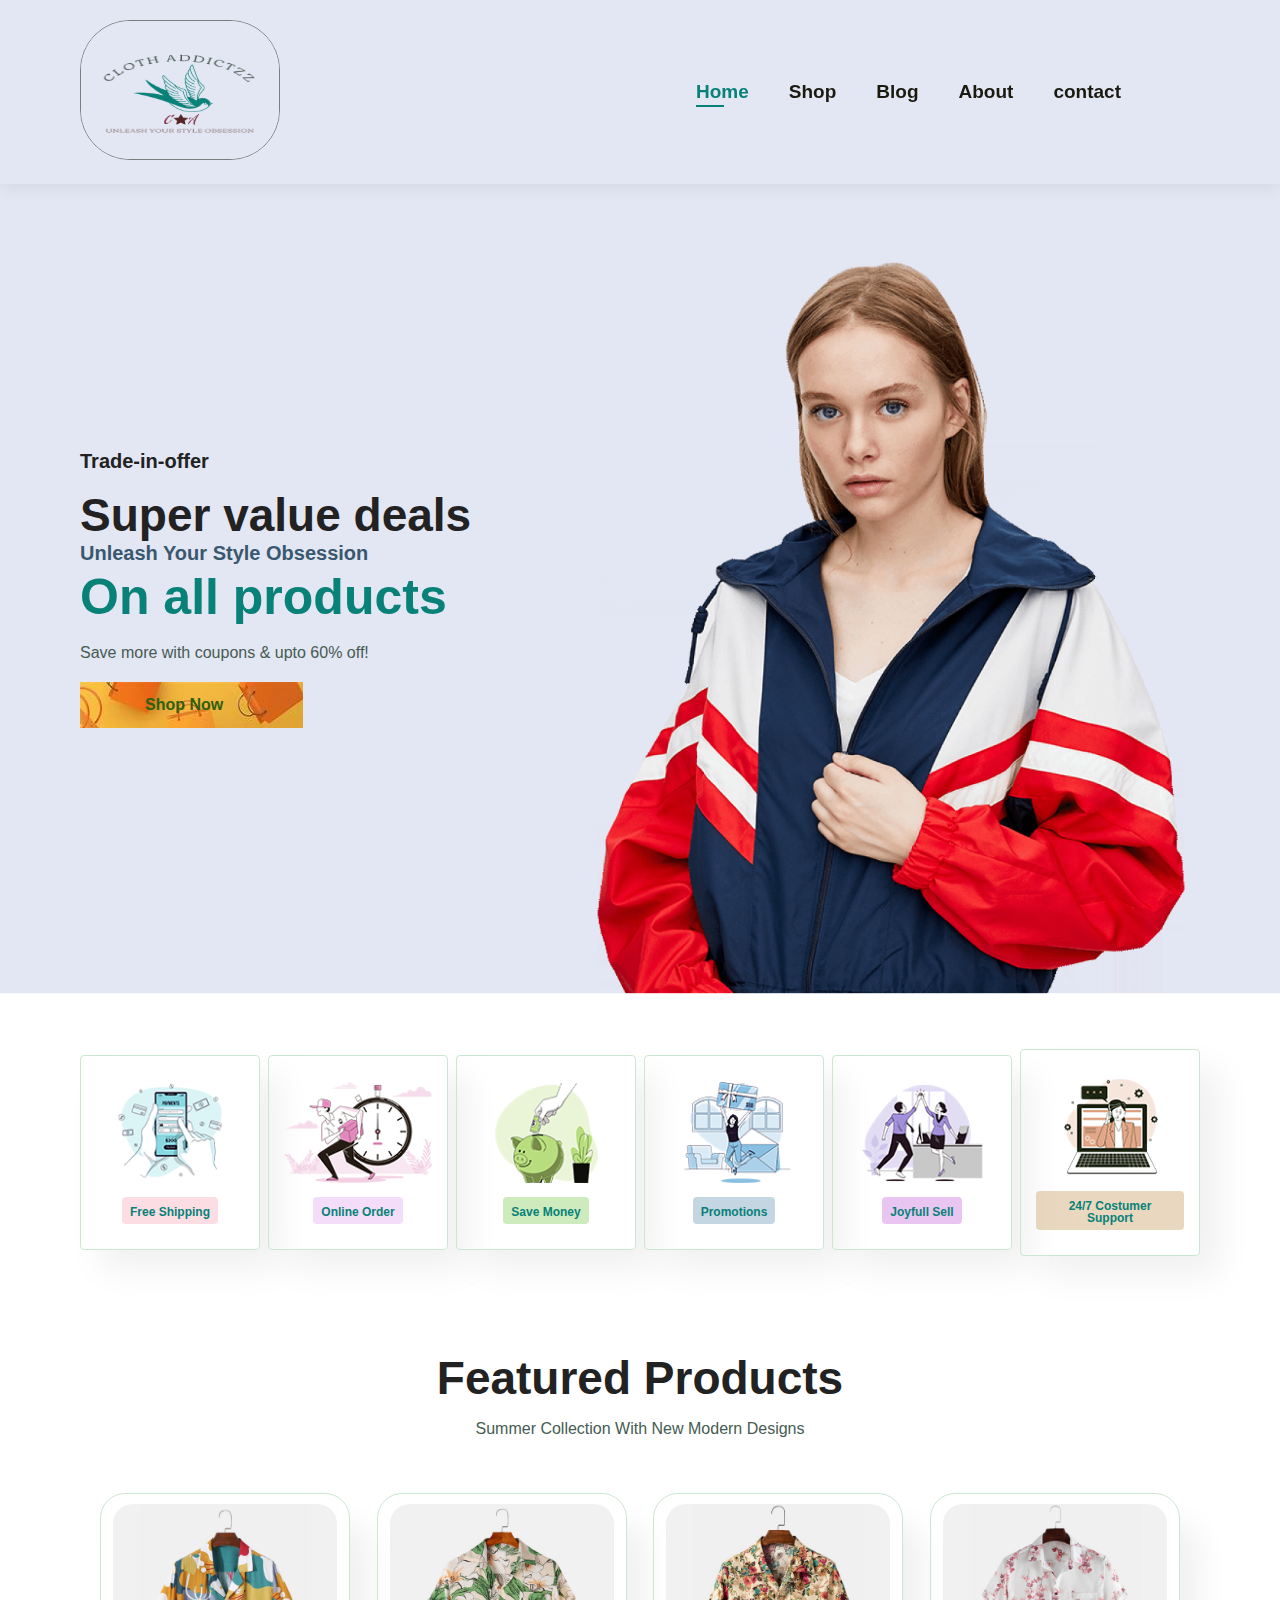
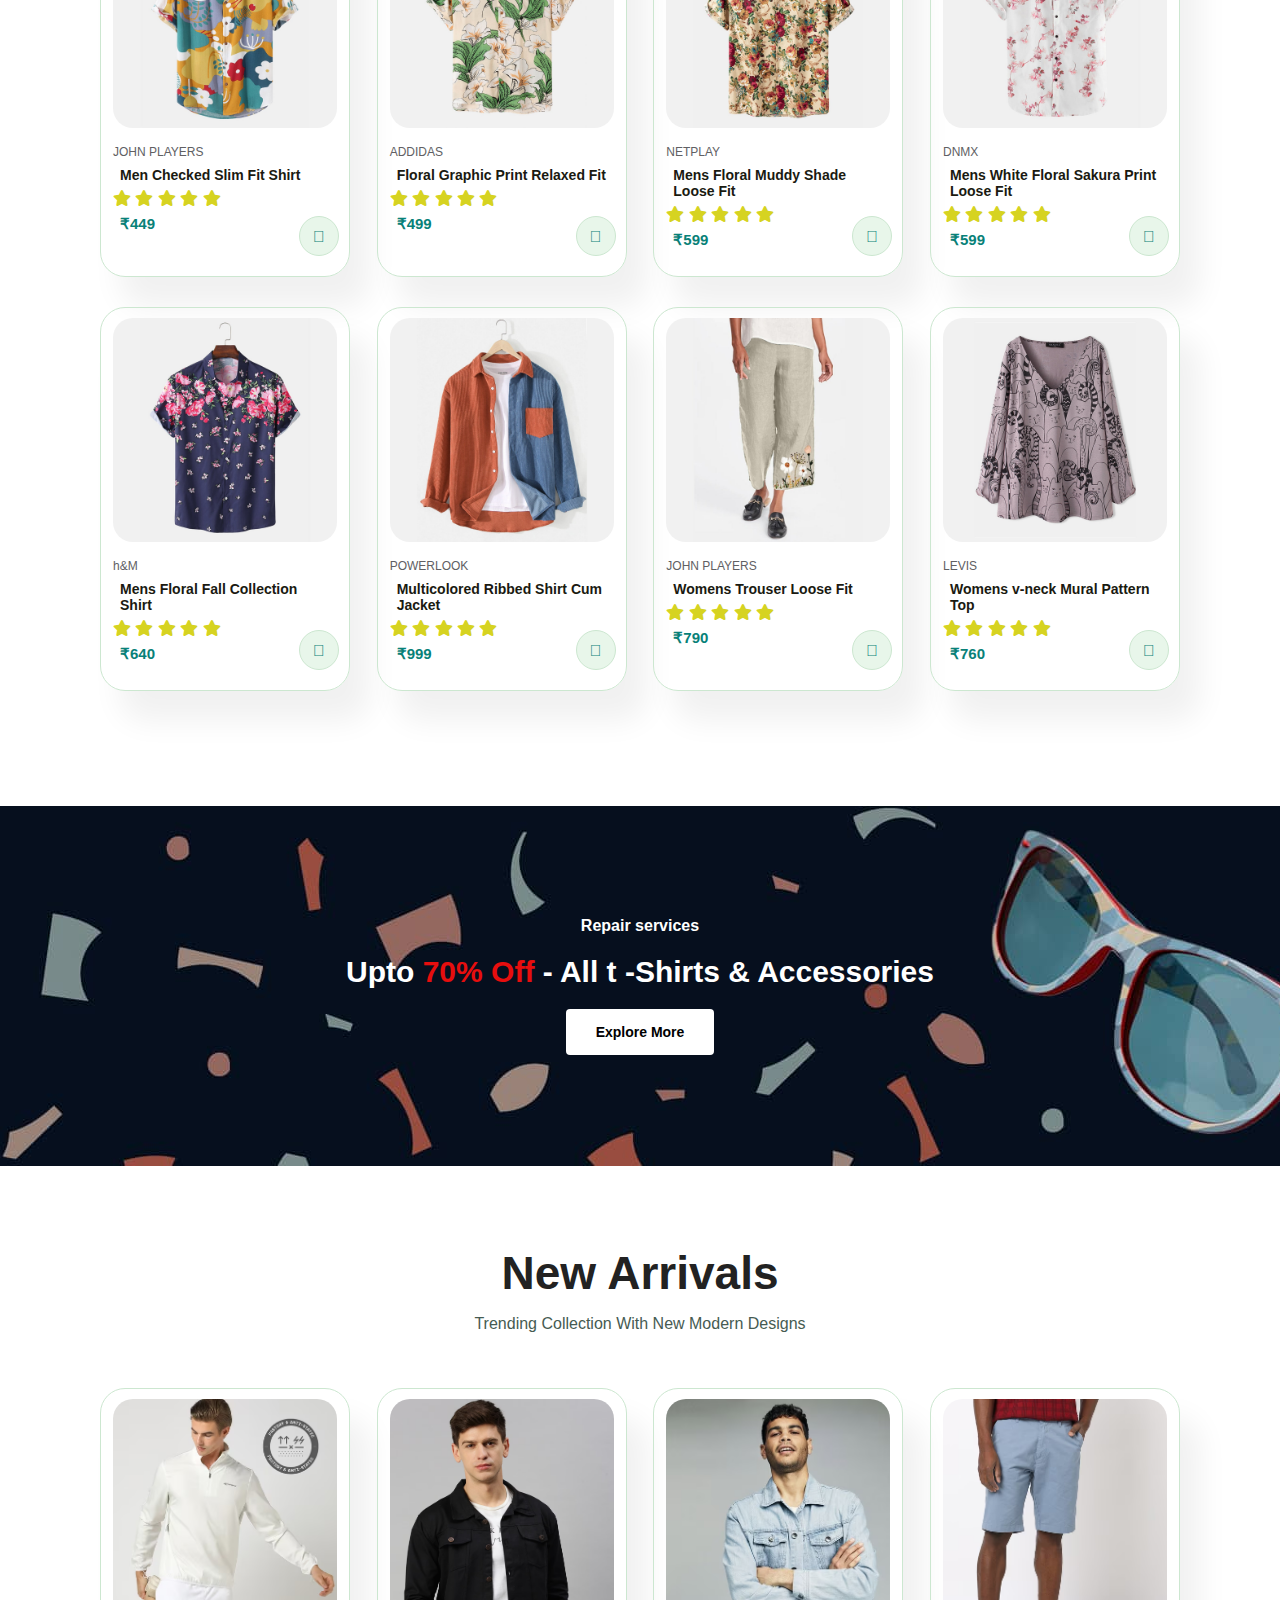
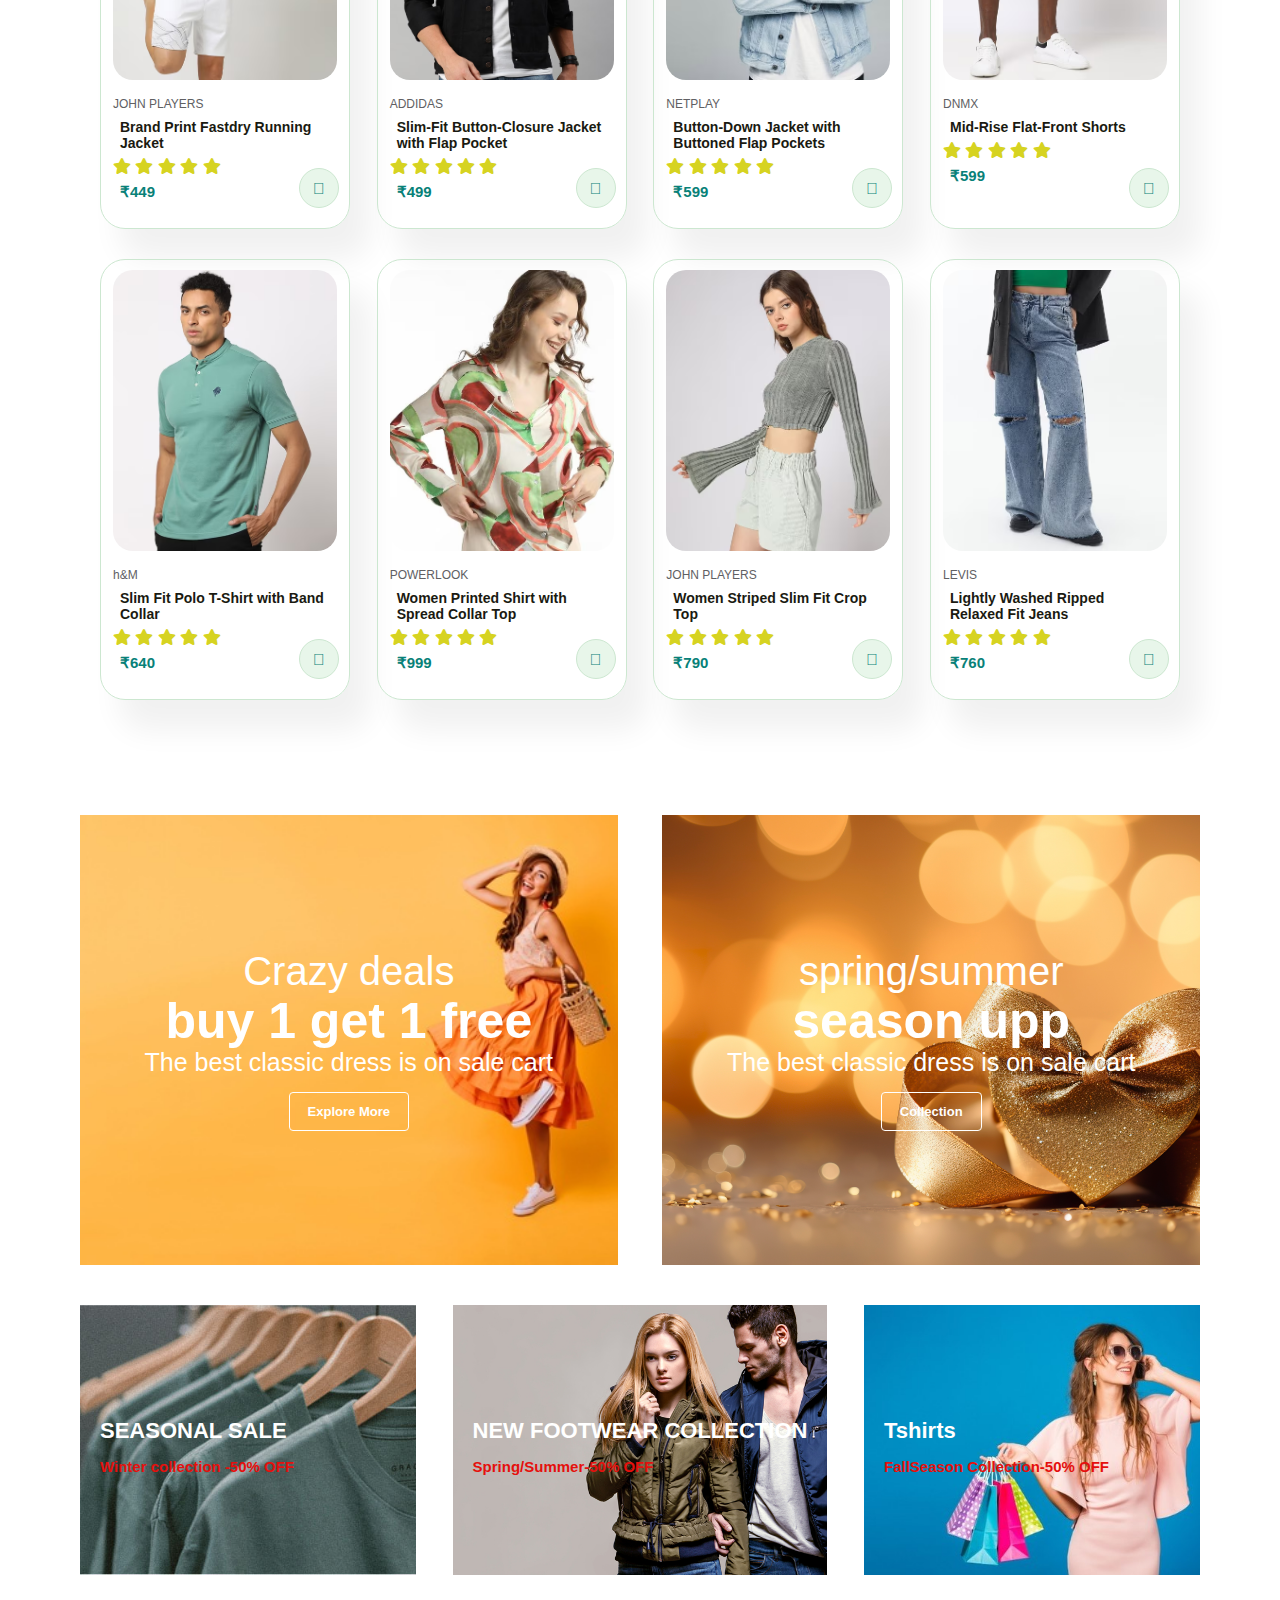
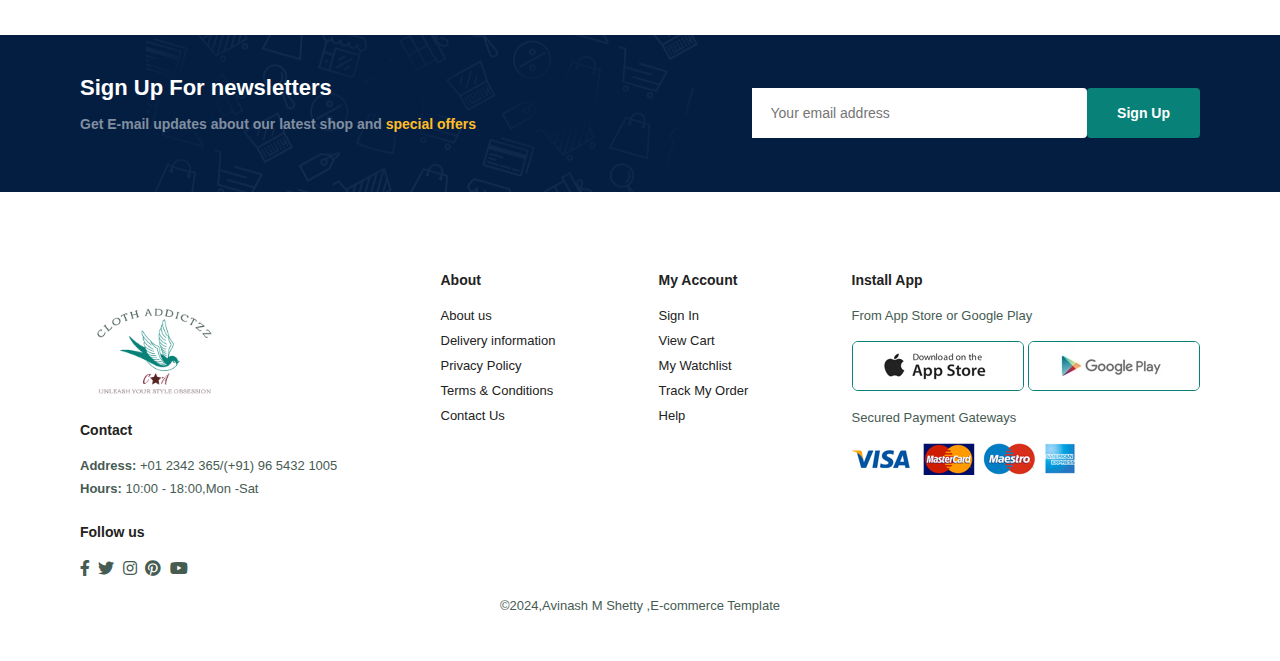
<file: index.html>
<!DOCTYPE html>
<html lang="en">
<head>
    <meta charset="UTF-8">
    <meta http-equiv="X-UA-Compatible" content="IE=edge">
    <meta name="viewport" content="width=device-width, initial-scale=1.0">
    <title>Ecommerce website</title>
    <link rel="stylesheet" href="https://pro.fontawesome.com/releases/v5.10.0/css/all.css"/>
    <link rel="stylesheet" href="style.css">
</head>
<body>
   <section id="header">
    <a href="#"><img src="image/LOGO.png"  class="lo" height="140px"width="140px"  alt=""></a>
    <div>
        <ul id="navbar">
            <li><a  class="active" href="index.html">Home</a></li>
            <li><a href="shop.html">Shop</a></li>
            <li><a href="blog.html">Blog</a></li>
            <li><a href="about.html">About</a></li>
            <li><a href="contact.html">contact</a></li>
            <li id="lg-bag"><a href="cart.html"><i class="far fa-shopping-bag"></i></a></li>
            <a href="#" id="close"><i class="far fa-times"></i></a>
        </ul>
    </div>
    <div id="mobile">
        <a href="cart.html"><i class="far fa-shopping-bag"></i></a>
        <i id="bar" class="fas fa-outdent"></i>
        
    </div>
   </section>
   <section id="hero">
    <h4>Trade-in-offer</h4>
    <h2>Super value deals</h2>
    <h3>Unleash Your Style Obsession</h3>
    <h1>On all products</h1>
    <p>Save more with coupons & upto 60% off! </p>
    <button>Shop Now</button>

</section>
<section id="feature" class="section-p1">
    <div class="fe-box">
        <img src="image/feature/f1.png" alt="">
        <h6> Free Shipping</h6>
    </div>
    <div class="fe-box">
        <img src="image/feature/f2.png" alt="">
        <h6> Online Order</h6>
    </div>
    <div class="fe-box">
        <img src="image/feature/f3.png" alt="">
        <h6> Save Money</h6>
    </div>
    <div class="fe-box">
        <img src="image/feature/f4.png" alt="">
        <h6> Promotions</h6>
    </div>
    <div class="fe-box">
        <img src="image/feature/f5.png" alt="">
        <h6>Joyfull Sell</h6>
    </div>
    <div class="fe-box">
        <img src="image/feature/f6.png" alt="">
        <h6>24/7 Costumer Support</h6>
    </div>
    
</section>

<section id="product1" class="section-p1">
    <h2>Featured Products</h2>
    <p>Summer Collection With New Modern Designs</p>
    <div class="pro-container">
        <div class="pro">
        <img src="image/products/f1.jpg" alt="">
        <div class="des">
        <span>JOHN PLAYERS</span>
        <h5>Men Checked Slim Fit Shirt</h5>
        <div class="star">
            <i class="fas fa-star"></i>
            <i class="fas fa-star"></i>
            <i class="fas fa-star"></i>
            <i class="fas fa-star"></i>
            <i class="fas fa-star"></i>
        </div>
        <h4>₹449</h4>
        </div>
        <a href="#" > <i class="fal fa-shopping-cart cart"></i> </a>
    </div>
    <div class="pro">
        <img src="image/products/f2.jpg" alt="">
        <div class="des">
        <span>ADDIDAS</span>
        <h5>Floral Graphic Print Relaxed Fit</h5>
        <div class="star">
            <i class="fas fa-star"></i>
            <i class="fas fa-star"></i>
            <i class="fas fa-star"></i>
            <i class="fas fa-star"></i>
            <i class="fas fa-star"></i>
        </div>
        <h4>₹499</h4>
        </div>
        <a href="#"> <i class="fal fa-shopping-cart cart"></i> </a>
    </div>
    <div class="pro">
        <img src="image/products/f3.jpg" alt="">
        <div class="des">
        <span>NETPLAY</span>
        <h5>Mens Floral  Muddy Shade Loose Fit</h5>
        <div class="star">
            <i class="fas fa-star"></i>
            <i class="fas fa-star"></i>
            <i class="fas fa-star"></i>
            <i class="fas fa-star"></i>
            <i class="fas fa-star"></i>
        </div>
        <h4>₹599</h4>
        </div>
        <a href="#"> <i class="fal fa-shopping-cart cart"></i> </a>
    </div>
    <div class="pro">
        <img src="image/products/f4.jpg" alt="">
        <div class="des">
        <span>DNMX</span>
        <h5>Mens White Floral Sakura Print Loose Fit</h5>
        <div class="star">
            <i class="fas fa-star"></i>
            <i class="fas fa-star"></i>
            <i class="fas fa-star"></i>
            <i class="fas fa-star"></i>
            <i class="fas fa-star"></i>
        </div>
        <h4>₹599</h4>
        </div>
        <a href="#"> <i class="fal fa-shopping-cart cart"></i> </a>
    </div>
    <div class="pro">
        <img src="image/products/f5.jpg" alt="">
        <div class="des">
        <span>h&M</span>
        <h5>Mens Floral Fall Collection Shirt</h5>
        <div class="star">
            <i class="fas fa-star"></i>
            <i class="fas fa-star"></i>
            <i class="fas fa-star"></i>
            <i class="fas fa-star"></i>
            <i class="fas fa-star"></i>
        </div>
        <h4>₹640</h4>
        </div>
        <a href="#"> <i class="fal fa-shopping-cart cart"></i> </a>
    </div>
    <div class="pro">
        <img src="image/products/f6.jpg" alt="">
        <div class="des">
        <span>POWERLOOK</span>
        <h5>Multicolored Ribbed Shirt Cum Jacket</h5>
        <div class="star">
            <i class="fas fa-star"></i>
            <i class="fas fa-star"></i>
            <i class="fas fa-star"></i>
            <i class="fas fa-star"></i>
            <i class="fas fa-star"></i>
        </div>
        <h4>₹999</h4>
        </div>
        <a href="#"> <i class="fal fa-shopping-cart cart"></i> </a>
    </div>
    <div class="pro">
        <img src="image/products/f7.jpg" alt="">
        <div class="des">
        <span>JOHN PLAYERS</span>
        <h5>Womens Trouser Loose Fit</h5>
        <div class="star">
            <i class="fas fa-star"></i>
            <i class="fas fa-star"></i>
            <i class="fas fa-star"></i>
            <i class="fas fa-star"></i>
            <i class="fas fa-star"></i>
        </div>
        <h4>₹790</h4>
        </div>
        <a href="#"> <i class="fal fa-shopping-cart cart"></i> </a>
    </div>
    <div class="pro">
        <img src="image/products/f8.jpg" alt="">
        <div class="des">
        <span>LEVIS</span>
        <h5>Womens v-neck Mural Pattern Top </h5>
        <div class="star">
            <i class="fas fa-star"></i>
            <i class="fas fa-star"></i>
            <i class="fas fa-star"></i>
            <i class="fas fa-star"></i>
            <i class="fas fa-star"></i>
        </div>
        <h4>₹760</h4>
        </div>
        <a href="#"> <i class="fal fa-shopping-cart cart"></i> </a>
    </div>
</div> 
</section>

<section id="banner" class="section-m1">
    <h4>Repair services</h4>
    <h2> Upto <span>70% Off</span> - All t -Shirts & Accessories</h2>
    <button class="normal">Explore More</button>
</section>

<section id="product1" class="section-p1">
    <h2>New Arrivals</h2>
    <p>Trending Collection With New Modern Designs</p>
    <div class="pro-container">
        <div class="pro">
        <img src="image/newarrivals/na1.jpg" alt="">
        <div class="des">
        <span>JOHN PLAYERS</span>
        <h5>Brand Print Fastdry Running Jacket</h5>
        <div class="star">
            <i class="fas fa-star"></i>
            <i class="fas fa-star"></i>
            <i class="fas fa-star"></i>
            <i class="fas fa-star"></i>
            <i class="fas fa-star"></i>
        </div>
        <h4>₹449</h4>
        </div>
        <a href="#"> <i class="fal fa-shopping-cart cart"></i> </a>
    </div>
    <div class="pro">
        <img src="image/newarrivals/na2.jpg" alt="">
        <div class="des">
        <span>ADDIDAS</span>
        <h5>Slim-Fit Button-Closure Jacket with Flap Pocket</h5>
        <div class="star">
            <i class="fas fa-star"></i>
            <i class="fas fa-star"></i>
            <i class="fas fa-star"></i>
            <i class="fas fa-star"></i>
            <i class="fas fa-star"></i>
        </div>
        <h4>₹499</h4>
        </div>
        <a href="#"> <i class="fal fa-shopping-cart cart"></i> </a>
    </div>
    <div class="pro">
        <img src="image/newarrivals/na3.jpg" alt="">
        <div class="des">
        <span>NETPLAY</span>
        <h5>Button-Down Jacket with Buttoned Flap Pockets</h5>
        <div class="star">
            <i class="fas fa-star"></i>
            <i class="fas fa-star"></i>
            <i class="fas fa-star"></i>
            <i class="fas fa-star"></i>
            <i class="fas fa-star"></i>
        </div>
        <h4>₹599</h4>
        </div>
        <a href="#"> <i class="fal fa-shopping-cart cart"></i> </a>
    </div>
    <div class="pro">
        <img src="image/newarrivals/na4.jpg" alt="">
        <div class="des">
        <span>DNMX</span>
        <h5>Mid-Rise Flat-Front Shorts</h5>
        <div class="star">
            <i class="fas fa-star"></i>
            <i class="fas fa-star"></i>
            <i class="fas fa-star"></i>
            <i class="fas fa-star"></i>
            <i class="fas fa-star"></i>
        </div>
        <h4>₹599</h4>
        </div>
        <a href="#"> <i class="fal fa-shopping-cart cart"></i> </a>
    </div>
    <div class="pro">
        <img src="image/newarrivals/n5.jpg" alt="">
        <div class="des">
        <span>h&M</span>
        <h5>Slim Fit Polo T-Shirt with Band Collar</h5>
        <div class="star">
            <i class="fas fa-star"></i>
            <i class="fas fa-star"></i>
            <i class="fas fa-star"></i>
            <i class="fas fa-star"></i>
            <i class="fas fa-star"></i>
        </div>
        <h4>₹640</h4>
        </div>
        <a href="#"> <i class="fal fa-shopping-cart cart"></i> </a>
    </div>
    <div class="pro">
        <img src="image/newarrivals/n6.jpg" alt="">
        <div class="des">
        <span>POWERLOOK</span>
        <h5>Women Printed Shirt with Spread Collar Top </h5>
        <div class="star">
            <i class="fas fa-star"></i>
            <i class="fas fa-star"></i>
            <i class="fas fa-star"></i>
            <i class="fas fa-star"></i>
            <i class="fas fa-star"></i>
        </div>
        <h4>₹999</h4>
        </div>
        <a href="#"> <i class="fal fa-shopping-cart cart"></i> </a>
    </div>
    <div class="pro">
        <img src="image/newarrivals/na7.jpg" alt="">
        <div class="des">
        <span>JOHN PLAYERS</span>
        <h5>Women Striped Slim Fit Crop Top 
        </h5>
        <div class="star">
            <i class="fas fa-star"></i>
            <i class="fas fa-star"></i>
            <i class="fas fa-star"></i>
            <i class="fas fa-star"></i>
            <i class="fas fa-star"></i>
        </div>
        <h4>₹790</h4>
        </div>
        <a href="#"> <i class="fal fa-shopping-cart cart"></i> </a>
    </div>
    <div class="pro">
        <img src="image/newarrivals/na8.jpg" alt="">
        <div class="des">
        <span>LEVIS</span>
        <h5>Lightly Washed Ripped Relaxed Fit Jeans</h5>
        <div class="star">
            <i class="fas fa-star"></i>
            <i class="fas fa-star"></i>
            <i class="fas fa-star"></i>
            <i class="fas fa-star"></i>
            <i class="fas fa-star"></i>
        </div>
        <h4>₹760</h4>
        </div>
        <a href="#"> <i class="fal fa-shopping-cart cart"></i> </a>
    </div>
</div> 
</section>

<section id="sm-banner" class="section-p1">
    <div class="banner-box">
        <h4>Crazy deals</h4>
        <h2>buy 1 get 1 free</h2>
        <span>The best classic dress is on sale cart</span>
        <button class="white">Explore More</button>
    </div>
    <div class="banner-box banner-box2">
        <h4>spring/summer</h4>
        <h2>season upp</h2>
        <span>The best classic dress is on sale cart</span>
        <button class="white">Collection</button>
    </div>
</section>

<section id="banner3">
    <div class="banner-box ">
        <h2>SEASONAL SALE</h2>
        <h3>Winter collection -50% OFF</h3>
    </div>
    <div class="banner-box  banner-box2">
        <h2>NEW FOOTWEAR COLLECTION</h2>
        <h3>Spring/Summer-50% OFF</h3>
    </div>
    <div class="banner-box  banner-box3">
        <h2>Tshirts</h2>
        <h3>FallSeason Collection-50% OFF</h3>
    </div>
</section>
<section id="newsletter" class="section-p1 section-m1">
<div class="newstext">
    <h4>Sign Up For newsletters</h4>
    <p>Get E-mail updates about our latest shop and <span>special offers</span></p>
</div>
<div class="form">
    <input type="text" placeholder="Your email address">
    <button class="normal">Sign Up</button>
</div>
</section>
<footer class="section-p1">
    <div class="col">
        <img class="logo" src="image/L.png" class="LOG"   alt="">
        <h4>Contact</h4>
        <p><strong>Address:</strong> +01 2342 365/(+91) 96 5432 1005</p>
        <p><strong>Hours:</strong> 10:00 - 18:00,Mon -Sat</p>
        <div class="follow">
            <h4>Follow us</h4>
        <div  class="icon">
            <i class="fab fa-facebook-f"></i>
            <i class="fab fa-twitter"></i>
            <i class="fab fa-instagram"></i>
            <i class="fab fa-pinterest"></i>
            <i class="fab fa-youtube"></i>
        </div>
        </div>
    </div>
    <div class="col">
        <h4>About</h4>
        <a href="#">About us</a>
        <a href="#">Delivery information</a>
        <a href="#">Privacy Policy</a>
        <a href="#">Terms & Conditions</a>
        <a href="#">Contact Us</a>


    </div>
    <div class="col">
        <h4>My Account</h4>
        <a href="#">Sign In</a>
        <a href="#">View Cart</a>
        <a href="#">My Watchlist</a>
        <a href="#">Track My Order</a>
        <a href="#">Help</a>

    </div>
    <div class="col install">
        <h4>Install App</h4>
        <p>From App Store or Google Play</p>
        <div class="row">
            <img src="image/pay/app.jpg" alt="">
            <img src="image/pay/play.jpg" alt="">
        </div>
      <p>Secured Payment Gateways</p>
      <img src="image/pay/pay.png" alt="">
    </div>
    <div class="copyright">
        <p>&copy;2024,Avinash M Shetty ,E-commerce Template</p>
    </div>
</footer>

<script src="script.js"></script>
</body>
</html>
</file>
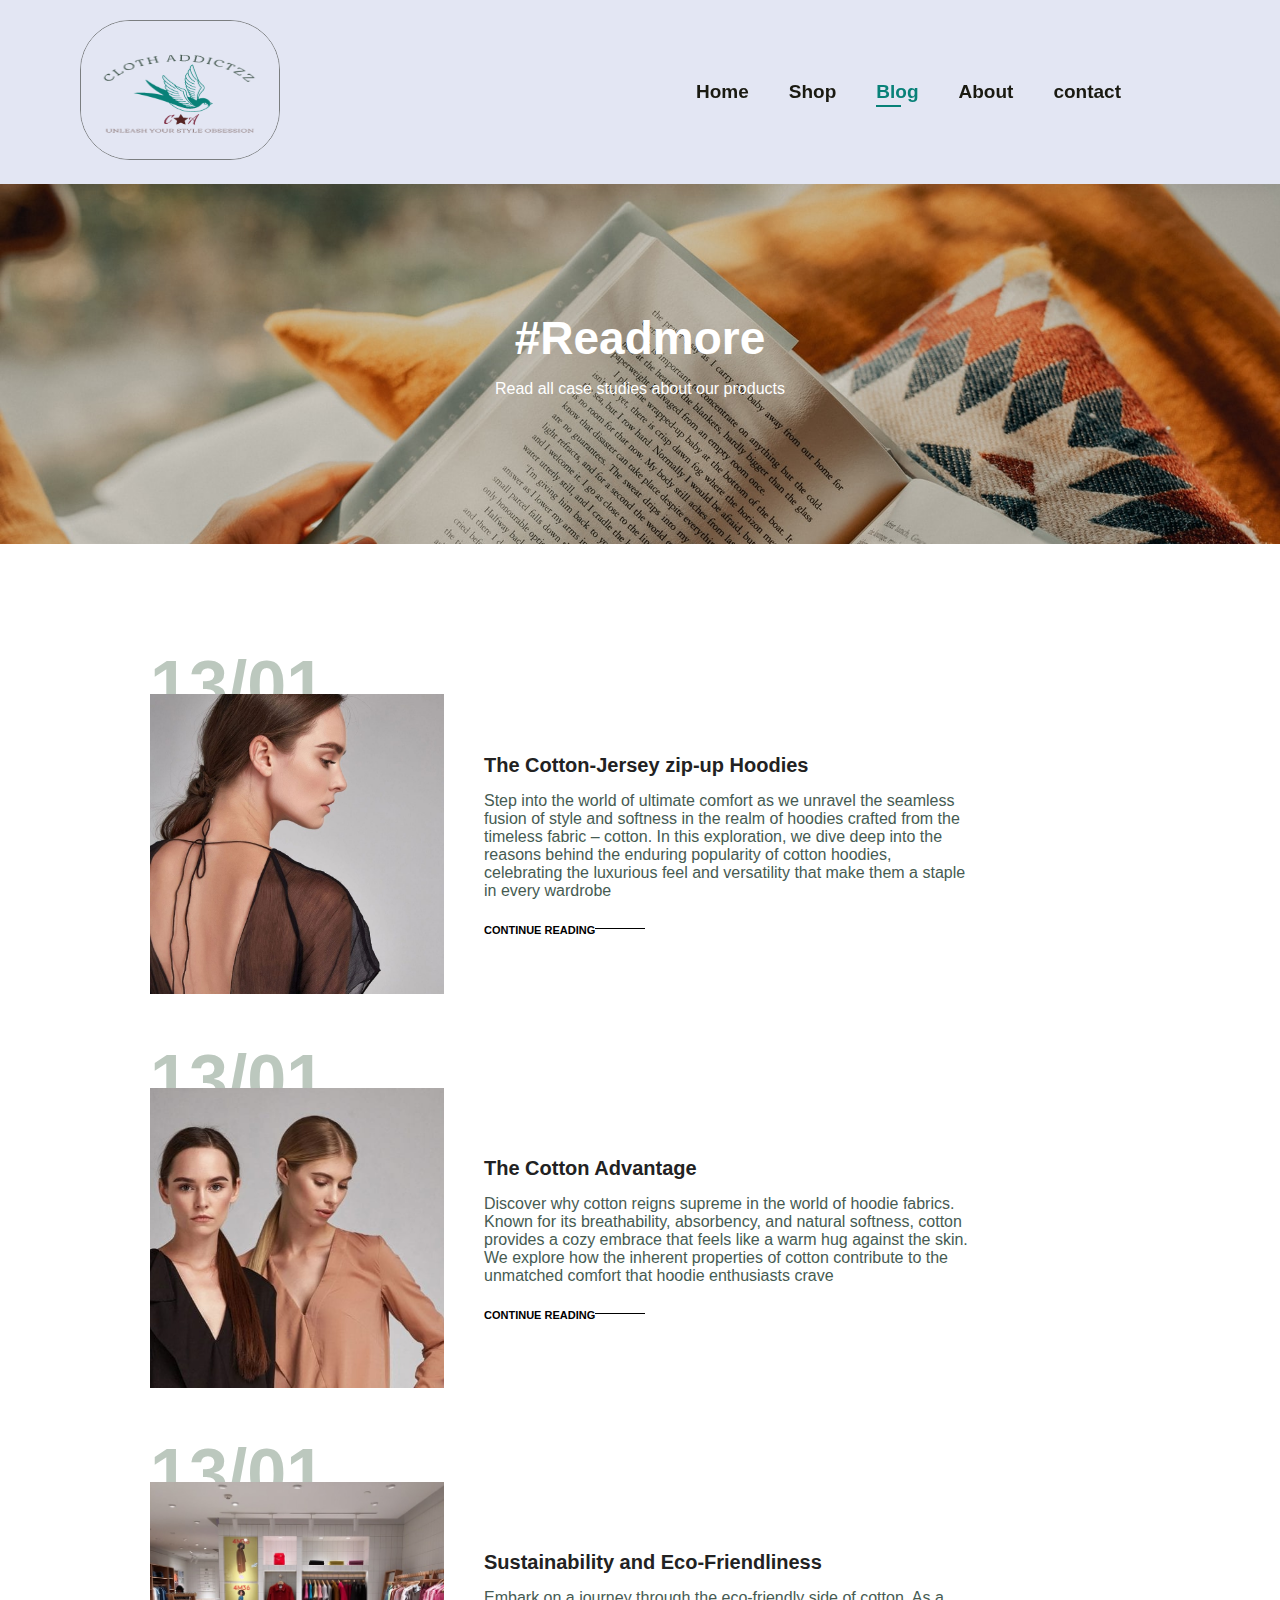
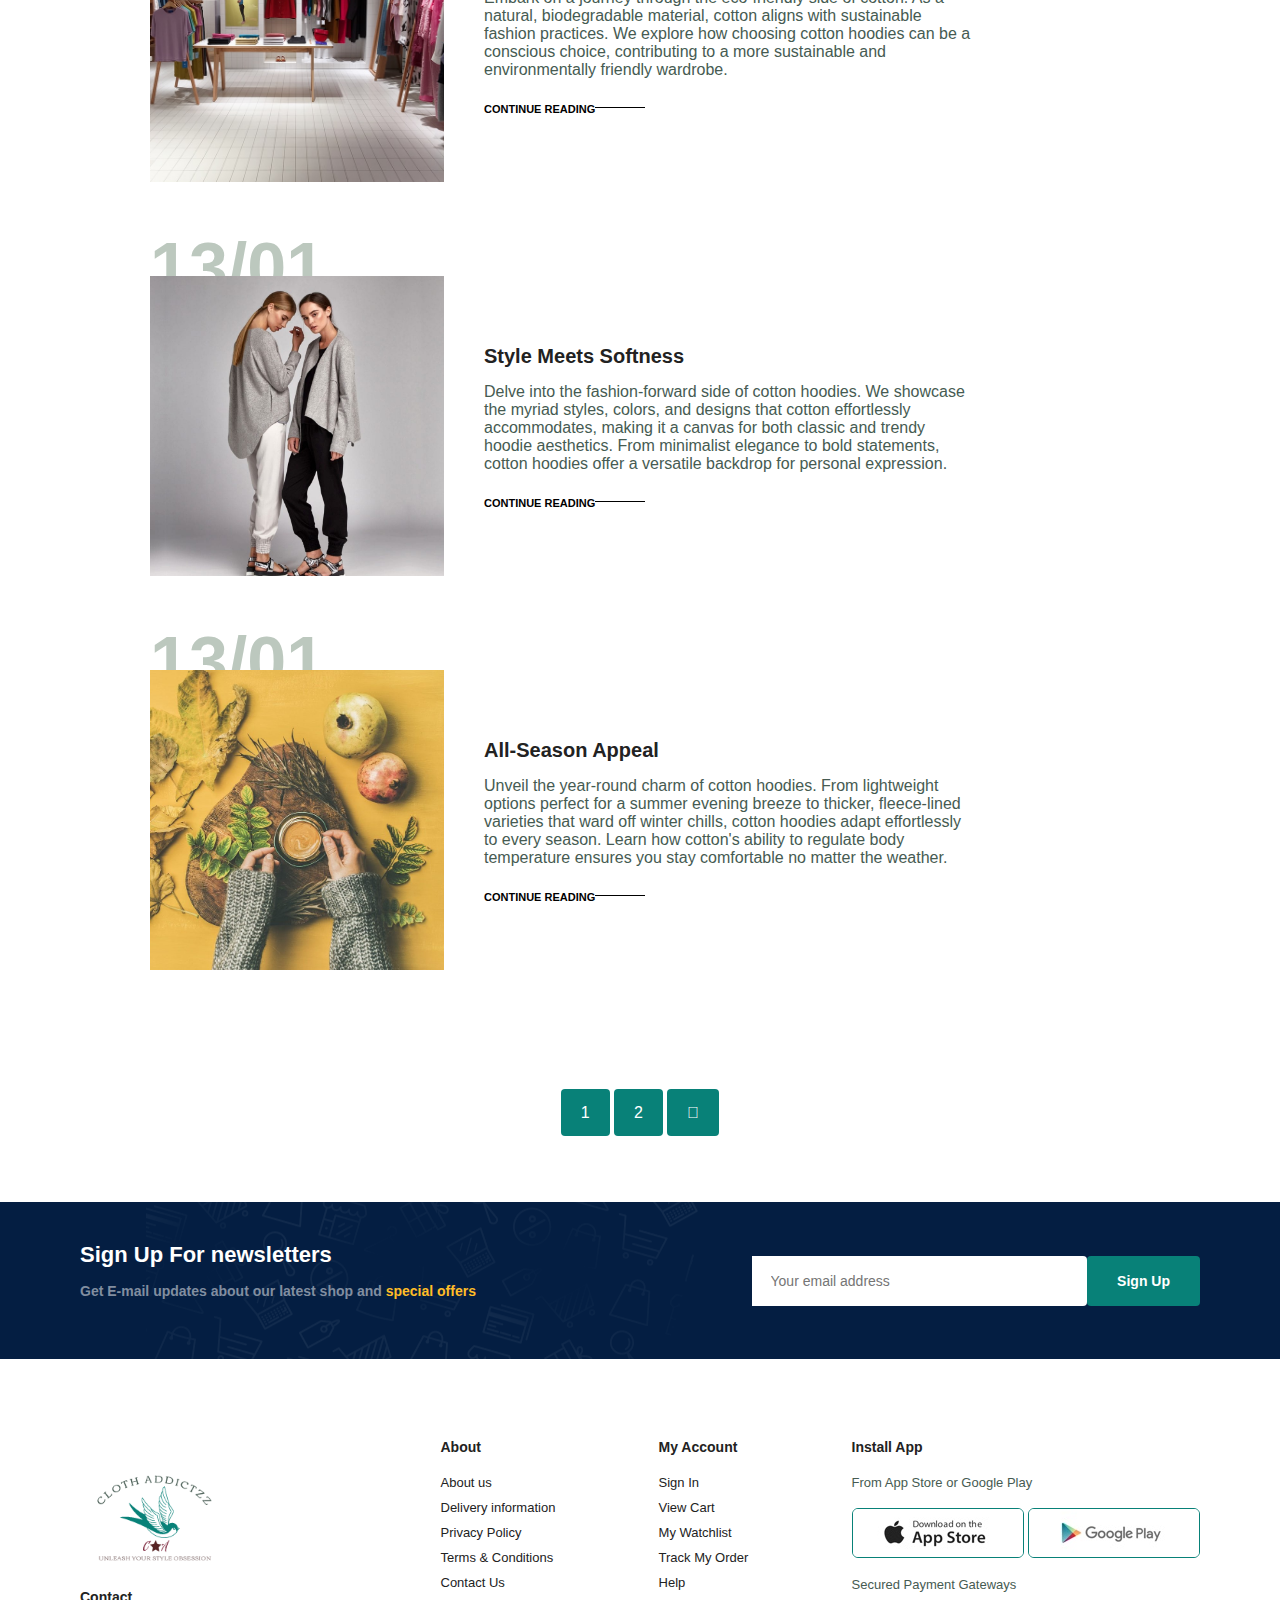
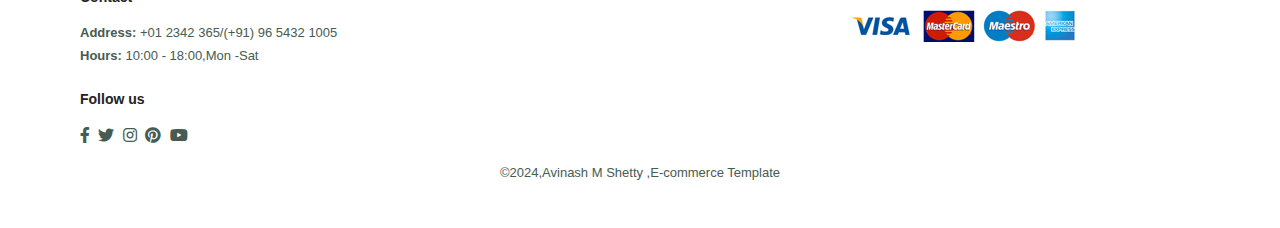
<file: blog.html>
<!DOCTYPE html>
<html lang="en">
<head>
    <meta charset="UTF-8">
    <meta http-equiv="X-UA-Compatible" content="IE=edge">
    <meta name="viewport" content="width=device-width, initial-scale=1.0">
    <title>Ecommerce website</title>
    <link rel="stylesheet" href="https://pro.fontawesome.com/releases/v5.10.0/css/all.css"/>
    <link rel="stylesheet" href="style.css">
</head>
<body>
   <section id="header">
    <a href="#"><img src="image/LOGO.png"  class="lo" height="140px"width="140px"  alt=""></a>
    <div>
        <ul id="navbar">
            <li><a  href="index.html">Home</a></li>
            <li><a href="shop.html">Shop</a></li>
            <li><a class="active" href="blog.html">Blog</a></li>
            <li><a href="about.html">About</a></li>
            <li><a href="contact.html">contact</a></li>
            <li id="lg-bag"><a href="cart.html"><i class="far fa-shopping-bag"></i></a></li>
            <a href="#" id="close"><i class="far fa-times"></i></a>
        </ul>
    </div>
    <div id="mobile">
        <a href="cart.html"><i class="far fa-shopping-bag"></i></a>
        <i id="bar" class="fas fa-outdent"></i>
       

    </div>

   </section>
  
   <section id="page-header" class="blog-header">
    
    <h2>#Readmore</h2>
    <p>Read all case studies about our products</p>
    

</section>
<section id="blog">
    <div class="blog-box">
        <div class="blog-img">
            <img src="image/blog/b1.jpg" alt="">
        </div>
        <div class="blog-details">
            <h4>The Cotton-Jersey zip-up Hoodies</h4>
            <p>Step into the world of ultimate comfort as we unravel the seamless fusion of style and softness in the realm of hoodies crafted from the timeless fabric – cotton. In this exploration, we dive deep into the reasons behind the enduring popularity of cotton hoodies, celebrating the luxurious feel and versatility that make them a staple in every wardrobe</p>
            <a href="#">CONTINUE READING</a>
        </div>
        <h1>13/01</h1>

    </div>
    <div class="blog-box">
        <div class="blog-img">
            <img src="image/blog/b2.jpg" alt="">
        </div>
        <div class="blog-details">
            <h4>The Cotton Advantage</h4>
            <p>Discover why cotton reigns supreme in the world of hoodie fabrics. Known for its breathability, absorbency, and natural softness, cotton provides a cozy embrace that feels like a warm hug against the skin. We explore how the inherent properties of cotton contribute to the unmatched comfort that hoodie enthusiasts crave</p>
            <a href="#">CONTINUE READING</a>
        </div>
        <h1>13/01</h1>

    </div>
    <div class="blog-box">
        <div class="blog-img">
            <img src="image/blog/b3.jpg" alt="">
        </div>
        <div class="blog-details">
            <h4>Sustainability and Eco-Friendliness</h4>
            <p>Embark on a journey through the eco-friendly side of cotton. As a natural, biodegradable material, cotton aligns with sustainable fashion practices. We explore how choosing cotton hoodies can be a conscious choice, contributing to a more sustainable and environmentally friendly wardrobe.</p>
            <a href="#">CONTINUE READING</a>
        </div>
        <h1>13/01</h1>

    </div>
    <div class="blog-box">
        <div class="blog-img">
            <img src="image/blog/b4.jpg" alt="">
        </div>
        <div class="blog-details">
            <h4>Style Meets Softness</h4>
            <p>Delve into the fashion-forward side of cotton hoodies. We showcase the myriad styles, colors, and designs that cotton effortlessly accommodates, making it a canvas for both classic and trendy hoodie aesthetics. From minimalist elegance to bold statements, cotton hoodies offer a versatile backdrop for personal expression.</p>
            <a href="#">CONTINUE READING</a>
        </div>
        <h1>13/01</h1>

    </div>
    <div class="blog-box">
        <div class="blog-img">
            <img src="image/blog/b6.jpg" alt="">
        </div>
        <div class="blog-details">
            <h4>All-Season Appeal</h4>
            <p>Unveil the year-round charm of cotton hoodies. From lightweight options perfect for a summer evening breeze to thicker, fleece-lined varieties that ward off winter chills, cotton hoodies adapt effortlessly to every season. Learn how cotton's ability to regulate body temperature ensures you stay comfortable no matter the weather.</p>
            <a href="#">CONTINUE READING</a>
        </div>
        <h1>13/01</h1>

    </div>
</section>

<section id="pagination" class="section-p1">
  <a href="#">1</a>
  <a href="#">2</a>
  <a href="#"><i class="fal fa-long-arrow-alt-right"></i></a>     
</section>

<section id="newsletter" class="section-p1 section-m1">
<div class="newstext">
    <h4>Sign Up For newsletters</h4>
    <p>Get E-mail updates about our latest shop and <span>special offers</span></p>
</div>
<div class="form">
    <input type="text" placeholder="Your email address">
    <button class="normal">Sign Up</button>
</div>
</section>
<footer class="section-p1">
    <div class="col">
        <img class="logo" src="image/L.png" class="LOG"   alt="">
        <h4>Contact</h4>
        <p><strong>Address:</strong> +01 2342 365/(+91) 96 5432 1005</p>
        <p><strong>Hours:</strong> 10:00 - 18:00,Mon -Sat</p>
        <div class="follow">
            <h4>Follow us</h4>
        <div  class="icon">
            <i class="fab fa-facebook-f"></i>
            <i class="fab fa-twitter"></i>
            <i class="fab fa-instagram"></i>
            <i class="fab fa-pinterest"></i>
            <i class="fab fa-youtube"></i>
        </div>
        </div>
    </div>
    <div class="col">
        <h4>About</h4>
        <a href="#">About us</a>
        <a href="#">Delivery information</a>
        <a href="#">Privacy Policy</a>
        <a href="#">Terms & Conditions</a>
        <a href="#">Contact Us</a>


    </div>
    <div class="col">
        <h4>My Account</h4>
        <a href="#">Sign In</a>
        <a href="#">View Cart</a>
        <a href="#">My Watchlist</a>
        <a href="#">Track My Order</a>
        <a href="#">Help</a>

    </div>
    <div class="col install">
        <h4>Install App</h4>
        <p>From App Store or Google Play</p>
        <div class="row">
            <img src="image/pay/app.jpg" alt="">
            <img src="image/pay/play.jpg" alt="">
        </div>
      <p>Secured Payment Gateways</p>
      <img src="image/pay/pay.png" alt="">
    </div>
    <div class="copyright">
        <p>&copy;2024,Avinash M Shetty ,E-commerce Template</p>
    </div>
</footer>
<script src="script.js"></script>
</body>
</html>
</file>
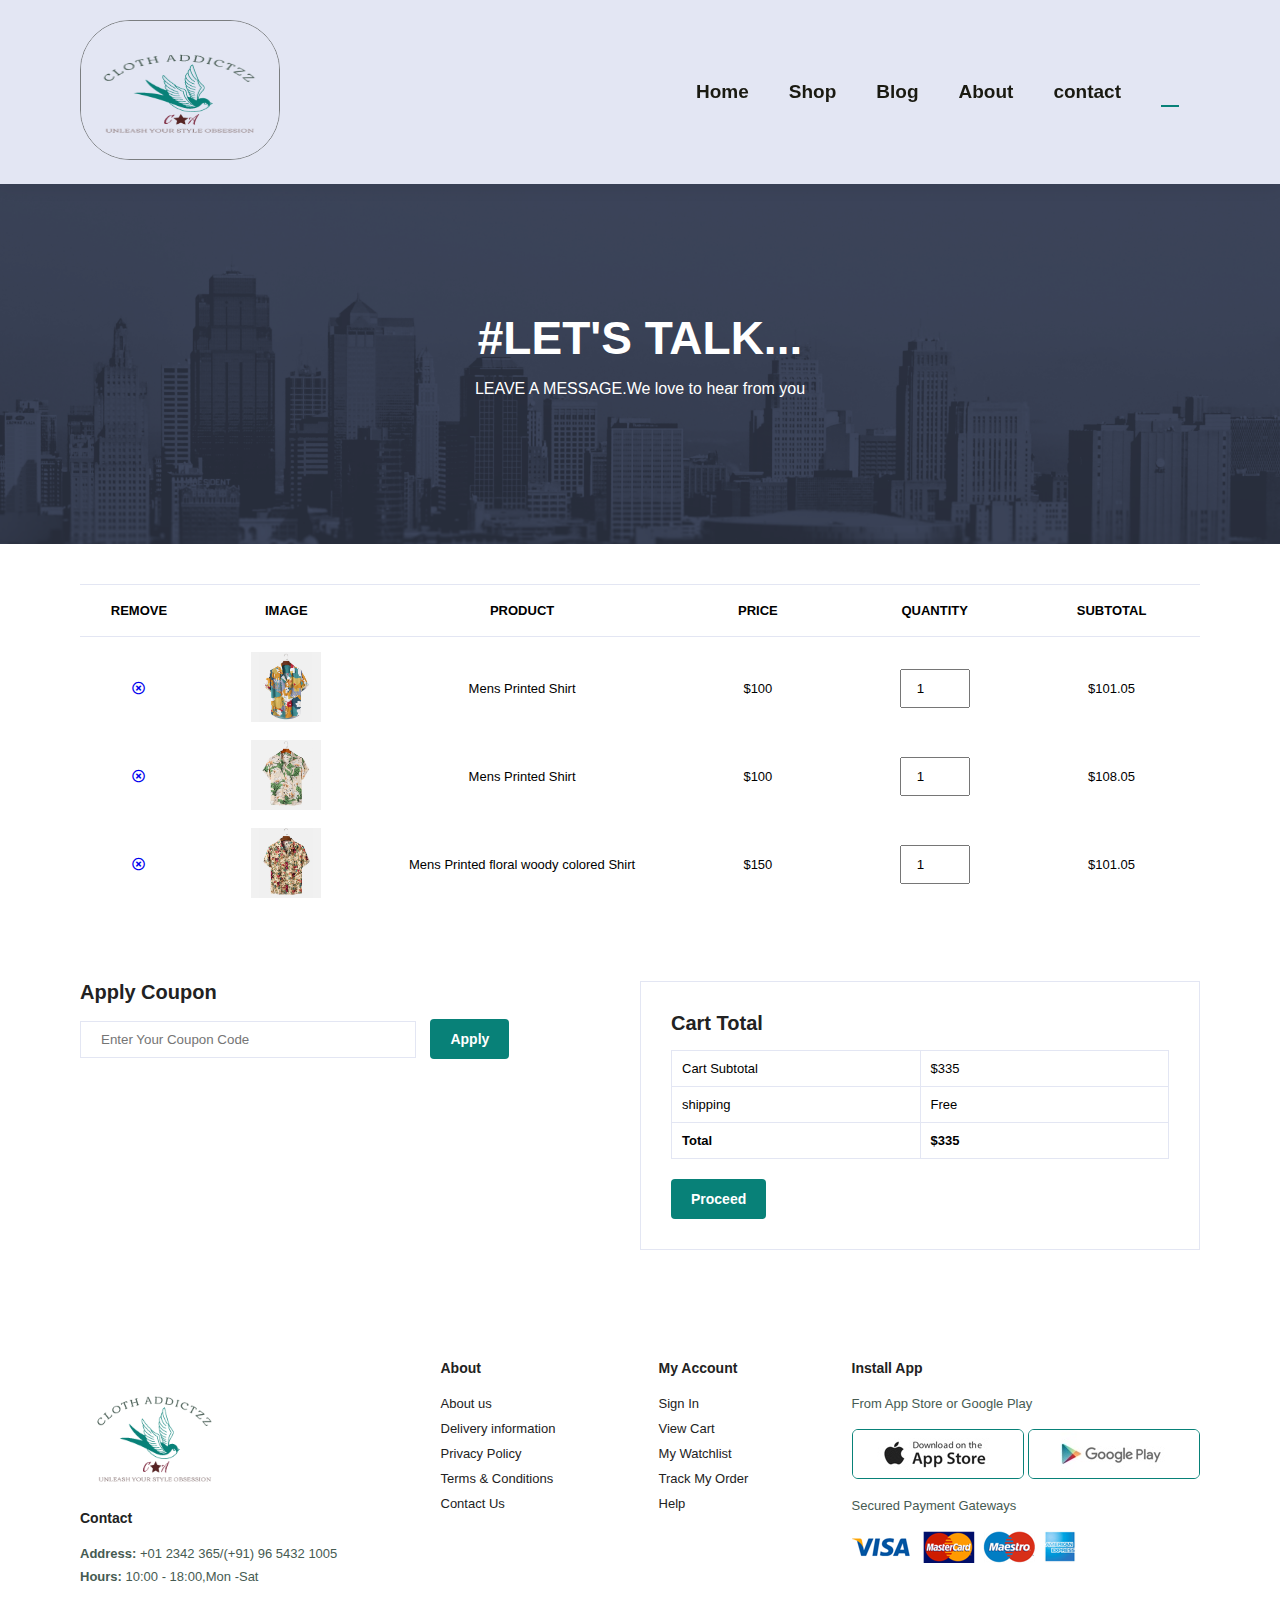
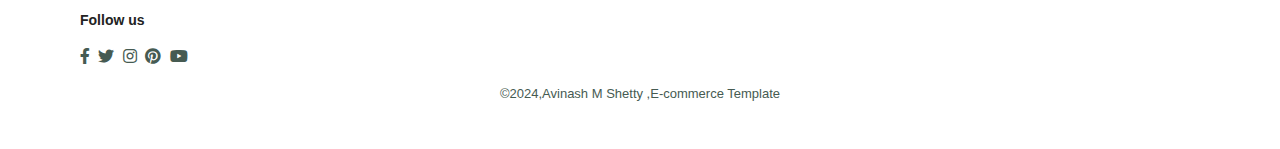
<file: cart.html>
<!DOCTYPE html>
<html lang="en">
<head>
    <meta charset="UTF-8">
    <meta http-equiv="X-UA-Compatible" content="IE=edge">
    <meta name="viewport" content="width=device-width, initial-scale=1.0">
    <title>Ecommerce website</title>
    <link rel="stylesheet" href="https://pro.fontawesome.com/releases/v5.10.0/css/all.css"/>
    <link rel="stylesheet" href="style.css">
</head>
<body>
   <section id="header">
    <a href="#"><img src="image/LOGO.png"  class="lo" height="140px"width="140px"  alt=""></a>
    <div>
        <ul id="navbar">
            <li><a  href="index.html">Home</a></li>
            <li><a href="shop.html">Shop</a></li>
            <li><a href="blog.html">Blog</a></li>
            <li><a href="about.html">About</a></li>
            <li><a href="contact.html">contact</a></li>
            <li id="lg-bag"><a class="active" href="cart.html"><i class="far fa-shopping-bag"></i></a></li>
            <a href="#" id="close"><i class="far fa-times"></i></a>
        </ul>
    </div>
    <div id="mobile">
        <a href="cart.html"><i class="far fa-shopping-bag"></i></a>
        <i id="bar" class="fas fa-outdent"></i>
        
    </div>

   </section>
  
   <section id="page-header" class="about-header">
    
    <h2>#LET'S TALK...</h2>
    <p>LEAVE A MESSAGE.We love to hear from you</p>
</section>

<section id="cart" class="section-p1">
    <table width="100%">
        <thead>
            <tr>
                <td>Remove</td>
                <td>Image</td>
                <td>Product</td>
                <td>Price</td>
                <td>Quantity</td>
                <td>Subtotal</td>
            </tr>
        </thead>
        <tbody>
            <tr>
                <td><a href="#" class="remove-item" data-id="1"><i class="far fa-times-circle"></i></a></td>
                <td><img src="image/products/f1.jpg" alt=""></td>
                <td>Mens Printed Shirt </td>
                <td>$100</td>
                <td><input type="number" value="1"></td>
                <td>$101.05</td>
            </tr>
            <tr>
                <td><a href="#" class="remove-item" data-id="1"><i class="far fa-times-circle"></i></a></td>
                <td><img src="image/products/f2.jpg" alt=""></td>
                <td>Mens Printed Shirt </td>
                <td>$100</td>
                <td><input type="number" value="1"></td>
                <td>$108.05</td>
            </tr>
            <tr>
                <td><a href="#" class="remove-item" data-id="1"><i class="far fa-times-circle"></i></a></td>
                <td><img src="image/products/f3.jpg" alt=""></td>
                <td>Mens Printed  floral woody colored Shirt </td>
                <td>$150</td>
                <td><input type="number" value="1"></td>
                <td>$101.05</td>
            </tr>
        </tbody>
    </table>
</section>

<section id="cart-add" class="section-p1">
    <div id="coupon">
    <h3>Apply Coupon</h3>
   <div>
    <input type="text" placeholder="Enter Your Coupon Code">
    <button class="normal">Apply</button>
    </div>
</div>

<div id="subtotal">
    <h3>Cart Total</h1>
    <table>
        <tr>
            <td>Cart Subtotal</td>
            <td>$335</td>
        </tr>
        <tr>
            <td>shipping</td>
             <td>Free</td>
        </tr>
        <tr>
            <td><strong>Total</strong></td>
            <td><strong>$335</strong></td>
        </tr>
    </table>
    <button class="normal">Proceed</button>
</div>
</section>

<footer class="section-p1">
    <div class="col">
        <img class="logo" src="image/L.png" class="LOG"   alt="">
        <h4>Contact</h4>
        <p><strong>Address:</strong> +01 2342 365/(+91) 96 5432 1005</p>
        <p><strong>Hours:</strong> 10:00 - 18:00,Mon -Sat</p>
        <div class="follow">
            <h4>Follow us</h4>
        <div  class="icon">
            <i class="fab fa-facebook-f"></i>
            <i class="fab fa-twitter"></i>
            <i class="fab fa-instagram"></i>
            <i class="fab fa-pinterest"></i>
            <i class="fab fa-youtube"></i>
        </div>
        </div>
    </div>
    <div class="col">
        <h4>About</h4>
        <a href="#">About us</a>
        <a href="#">Delivery information</a>
        <a href="#">Privacy Policy</a>
        <a href="#">Terms & Conditions</a>
        <a href="#">Contact Us</a>


    </div>
    <div class="col">
        <h4>My Account</h4>
        <a href="#">Sign In</a>
        <a href="#">View Cart</a>
        <a href="#">My Watchlist</a>
        <a href="#">Track My Order</a>
        <a href="#">Help</a>

    </div>
    <div class="col install">
        <h4>Install App</h4>
        <p>From App Store or Google Play</p>
        <div class="row">
            <img src="image/pay/app.jpg" alt="">
            <img src="image/pay/play.jpg" alt="">
        </div>
      <p>Secured Payment Gateways</p>
      <img src="image/pay/pay.png" alt="">
    </div>
    <div class="copyright">
        <p>&copy;2024,Avinash M Shetty ,E-commerce Template</p>
    </div>
</footer>
  
  <script>
    
    // Get all "Remove" buttons
    var removeButtons = document.querySelectorAll('.remove-item');

    // Add click event listener to each button
    removeButtons.forEach(function(button) {
        button.addEventListener('click', function(event) {
            event.preventDefault();

            // Get the ID of the item to remove
            var itemId = button.getAttribute('data-id');

            // Remove the corresponding item from the cart
            var itemRow = button.closest('tr');
            itemRow.remove();
        });
    });

   </script>
<script src="script.js">
</script>
</body>
</html>
</file>
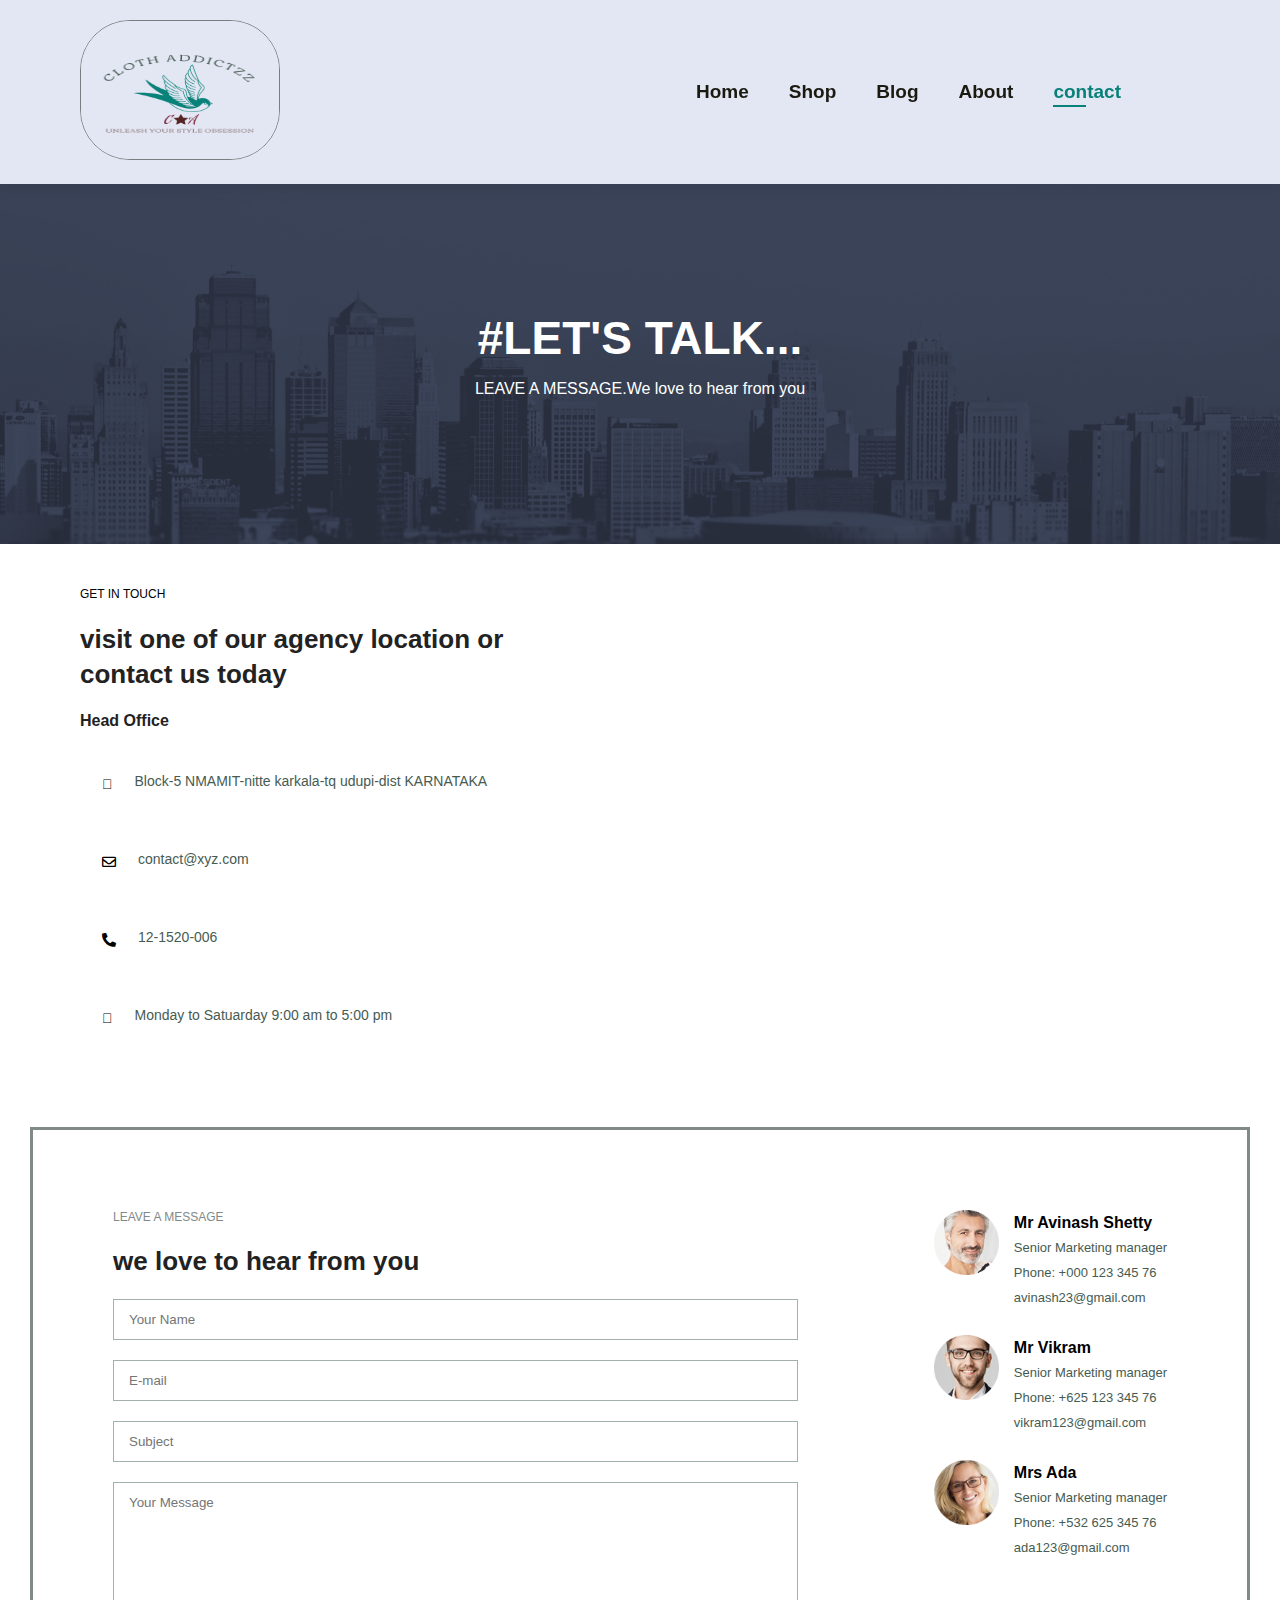
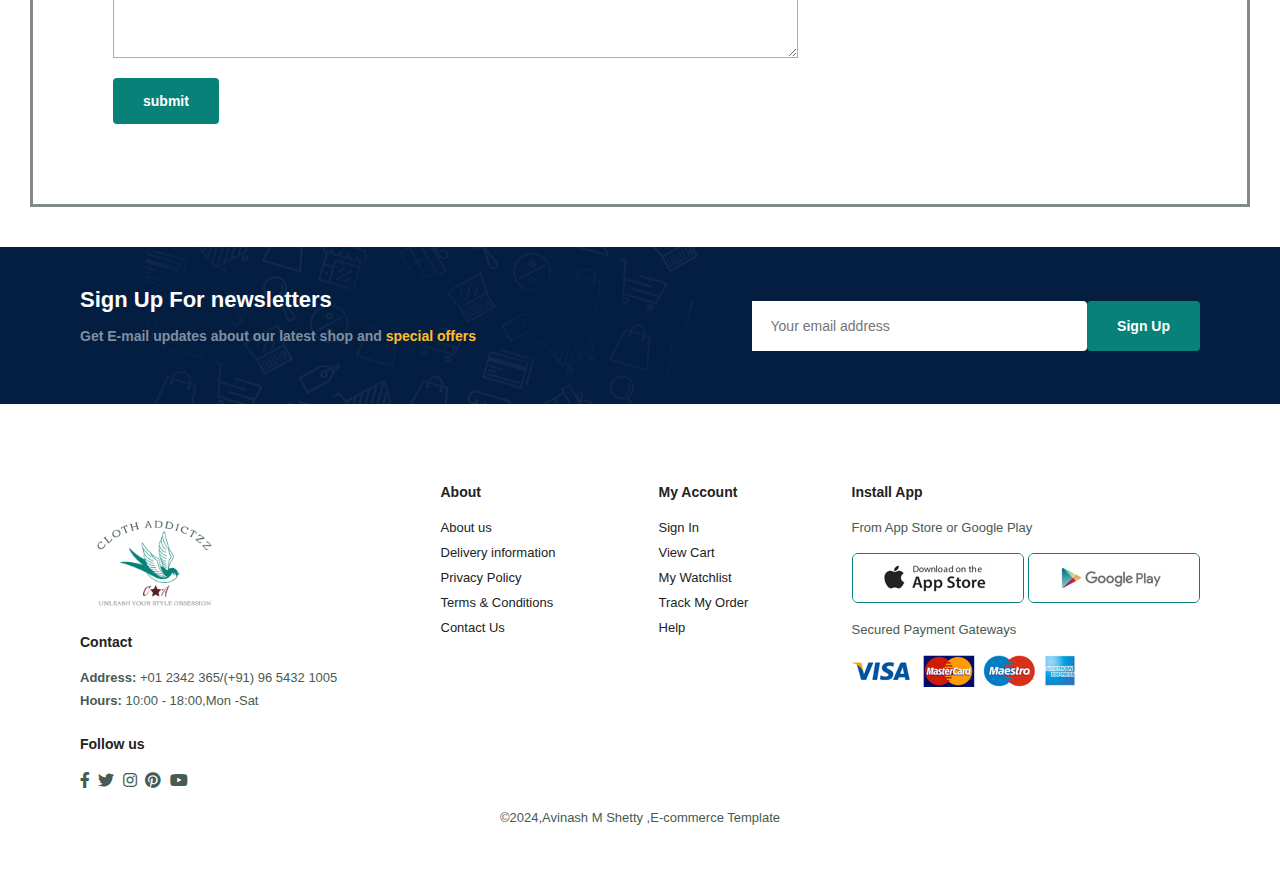
<file: contact.html>
<!DOCTYPE html>
<html lang="en">
<head>
    <meta charset="UTF-8">
    <meta http-equiv="X-UA-Compatible" content="IE=edge">
    <meta name="viewport" content="width=device-width, initial-scale=1.0">
    <title>Ecommerce website</title>
    <link rel="stylesheet" href="https://pro.fontawesome.com/releases/v5.10.0/css/all.css"/>
    <link rel="stylesheet" href="style.css">
</head>
<body>
   <section id="header">
    <a href="#"><img src="image/LOGO.png"  class="lo" height="140px"width="140px"  alt=""></a>
    <div>
        <ul id="navbar">
            <li><a  href="index.html">Home</a></li>
            <li><a href="shop.html">Shop</a></li>
            <li><a href="blog.html">Blog</a></li>
            <li><a href="about.html">About</a></li>
            <li><a class="active" href="contact.html">contact</a></li>
            <li id="lg-bag"><a href="cart.html"><i class="far fa-shopping-bag"></i></a></li>
            <a href="#" id="close"><i class="far fa-times"></i></a>
        </ul>
    </div>
    <div id="mobile">
        <a href="cart.html"><i class="far fa-shopping-bag"></i></a>
        <i id="bar" class="fas fa-outdent"></i>
        
    </div>

   </section>
  
   <section id="page-header" class="about-header">
    
    <h2>#LET'S TALK...</h2>
    <p>LEAVE A MESSAGE.We love to hear from you</p>
</section>

<section id="contact-details"  class="section-p1">
    <div class="details">
      <span>GET IN TOUCH</span>
      <h2>visit one of our agency location or contact us today</h2>
      <h3>Head Office</h3>
      <div>
        <li>
            <i class="fal fa-map"></i>
                <p>Block-5 NMAMIT-nitte karkala-tq udupi-dist KARNATAKA</p>
            
        </li>
        <li>
            <i class="far fa-envelope"> </i>
                <p>contact@xyz.com</p>
           
        </li>
        <li>
            <i class="fas fa-phone-alt"></i>
                <p>12-1520-006</p>
        </li>
        <li>
            <i class="fal fa-clock"></i>
                <p>Monday to Satuarday 9:00 am to 5:00 pm</p>
            
        </li>
      </div>
    </div>
    <div class="map">
        <iframe src="https://www.google.com/maps/embed?pb=!1m18!1m12!1m3!1d5493.778281247937!2d74.93421358540982!3d13.182069145349791!2m3!1f0!2f0!3f0!3m2!1i1024!2i768!4f13.1!3m3!1m2!1s0x3bbb56415ad85e5b%3A0x10b77ac6f6afc7fa!2sN.M.A.M.%20Institute%20of%20Technology!5e0!3m2!1sen!2sin!4v1709819746863!5m2!1sen!2sin" width="600" height="450" style="border:0;" allowfullscreen="" loading="lazy" referrerpolicy="no-referrer-when-downgrade"></iframe>
    </div>
</section>

<section id="form-details">
    <form action="">
        <span>LEAVE A MESSAGE</span>
        <h2>we love to hear from you</h2>
        <input type="text" placeholder="Your Name">
        <input type="email" placeholder="E-mail">
        <input type="text" placeholder="Subject">
        <textarea name="" id="" cols="30" rows="10" placeholder="Your Message"></textarea>
        <button class="normal">submit</button>
    </form>
    <div class="people">
        <div>
            <img src="image/people/1.png" alt="">
            <p><span>Mr Avinash Shetty </span>Senior Marketing manager <br> Phone: +000 123 345 76 <br>avinash23@gmail.com</p>
        </div>
        <div>
            <img src="image/people/2.png" alt="">
            <p><span>Mr Vikram</span>Senior Marketing manager <br> Phone: +625 123 345 76 <br>vikram123@gmail.com</p>
        </div>
        <div>
            <img src="image/people/3.png" alt="">
            <p><span>Mrs Ada </span>Senior Marketing manager <br> Phone: +532 625 345 76 <br>ada123@gmail.com</p>
        </div>
    </div>
</section>

<section id="newsletter" class="section-p1 section-m1">
    <div class="newstext">
        <h4>Sign Up For newsletters</h4>
        <p>Get E-mail updates about our latest shop and <span>special offers</span></p>
    </div>
    <div class="form">
        <input type="text" placeholder="Your email address">
        <button class="normal">Sign Up</button>
    </div>
    </section>
<footer class="section-p1">
    <div class="col">
        <img class="logo" src="image/L.png" class="LOG"   alt="">
        <h4>Contact</h4>
        <p><strong>Address:</strong> +01 2342 365/(+91) 96 5432 1005</p>
        <p><strong>Hours:</strong> 10:00 - 18:00,Mon -Sat</p>
        <div class="follow">
            <h4>Follow us</h4>
        <div  class="icon">
            <i class="fab fa-facebook-f"></i>
            <i class="fab fa-twitter"></i>
            <i class="fab fa-instagram"></i>
            <i class="fab fa-pinterest"></i>
            <i class="fab fa-youtube"></i>
        </div>
        </div>
    </div>
    <div class="col">
        <h4>About</h4>
        <a href="#">About us</a>
        <a href="#">Delivery information</a>
        <a href="#">Privacy Policy</a>
        <a href="#">Terms & Conditions</a>
        <a href="#">Contact Us</a>


    </div>
    <div class="col">
        <h4>My Account</h4>
        <a href="#">Sign In</a>
        <a href="#">View Cart</a>
        <a href="#">My Watchlist</a>
        <a href="#">Track My Order</a>
        <a href="#">Help</a>

    </div>
    <div class="col install">
        <h4>Install App</h4>
        <p>From App Store or Google Play</p>
        <div class="row">
            <img src="image/pay/app.jpg" alt="">
            <img src="image/pay/play.jpg" alt="">
        </div>
      <p>Secured Payment Gateways</p>
      <img src="image/pay/pay.png" alt="">
    </div>
    <div class="copyright">
        <p>&copy;2024,Avinash M Shetty ,E-commerce Template</p>
    </div>
</footer>
<script src="script.js">
</script>
</body>
</html>
</file>
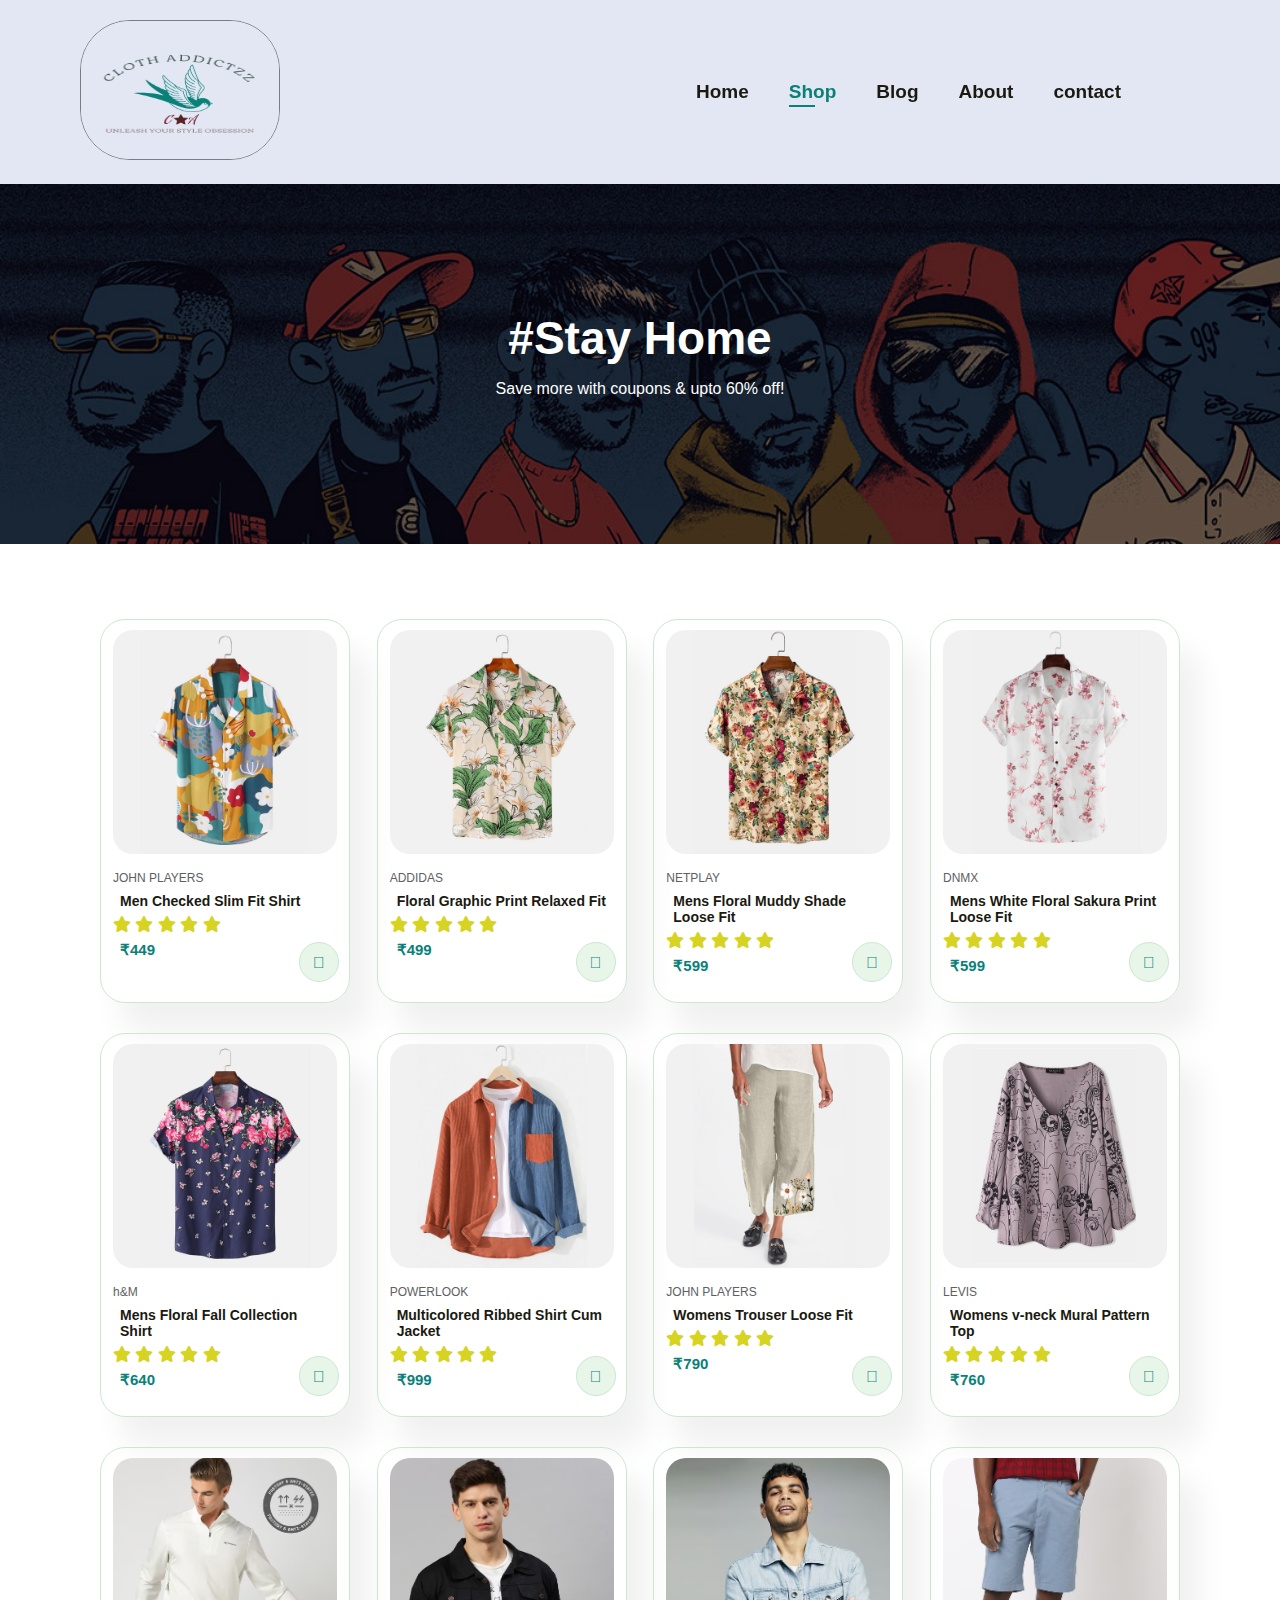
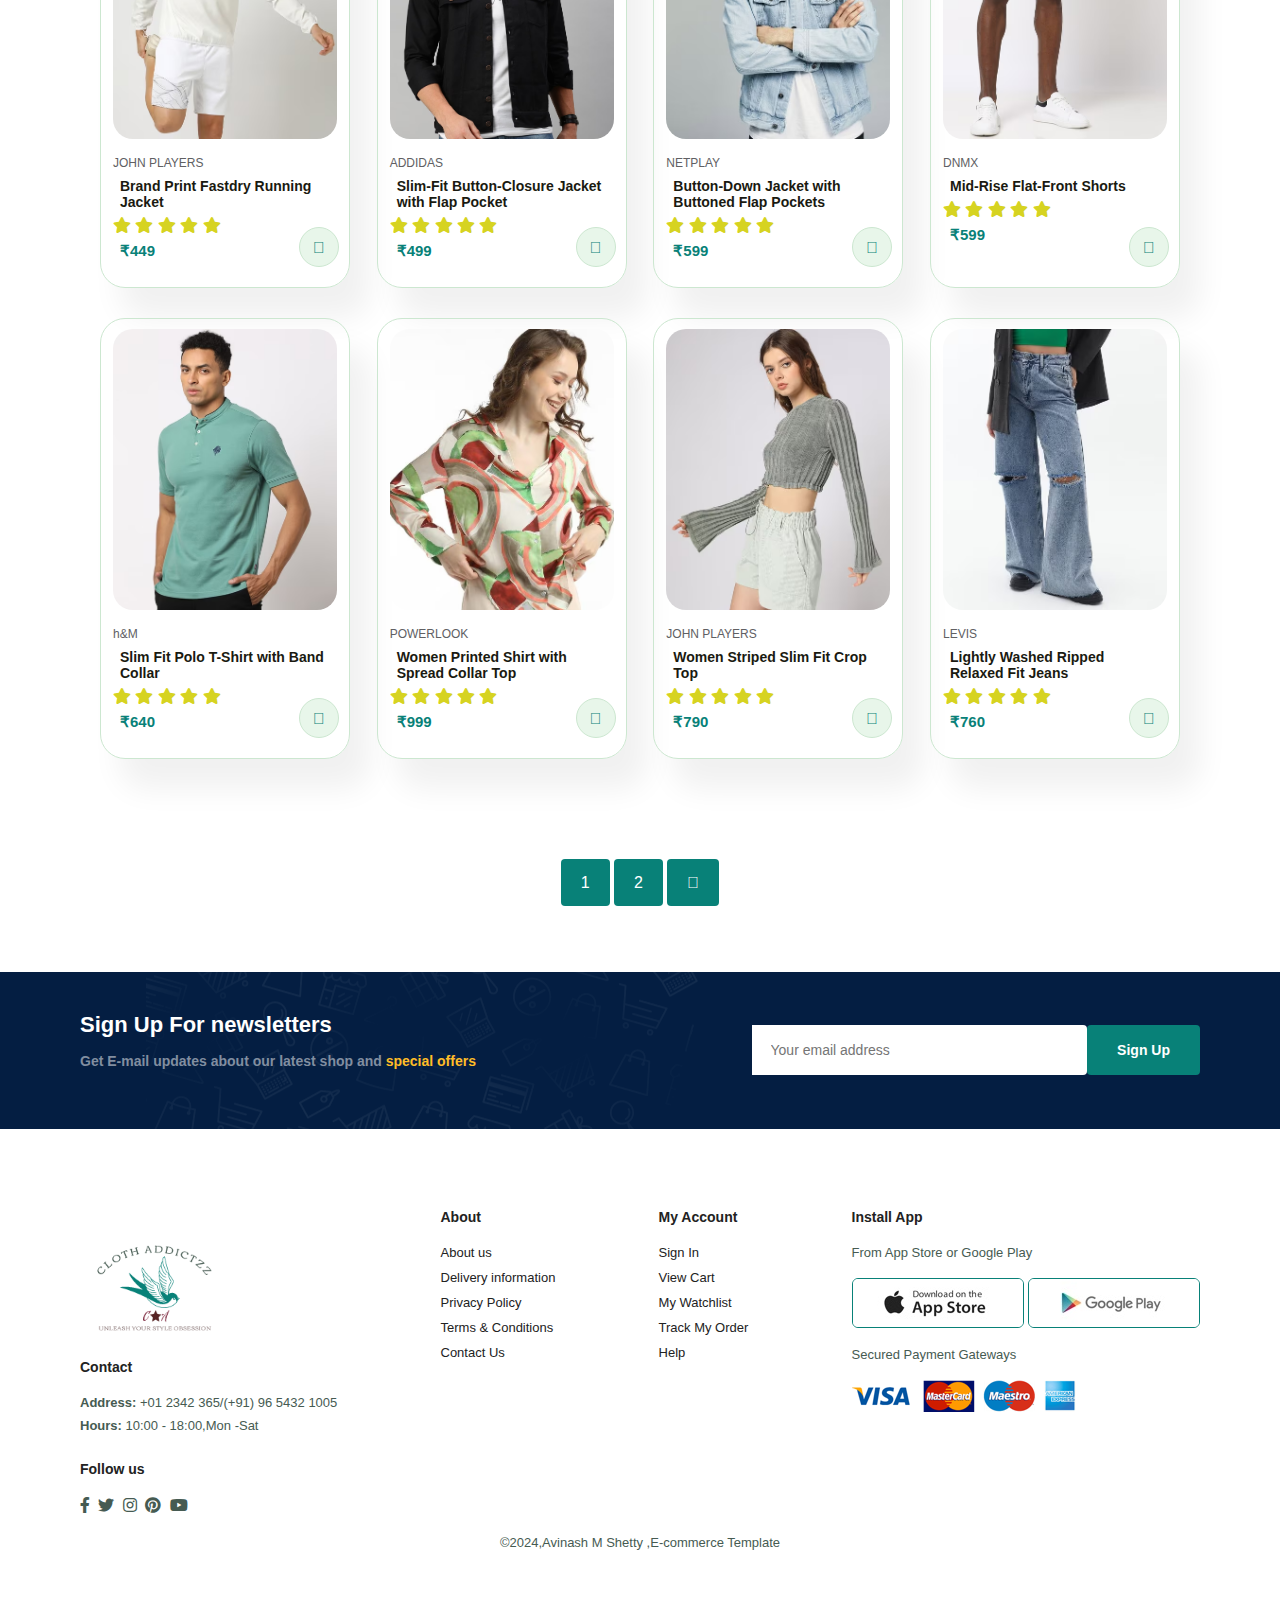
<file: shop.html>
<!DOCTYPE html>
<html lang="en">
<head>
    <meta charset="UTF-8">
    <meta http-equiv="X-UA-Compatible" content="IE=edge">
    <meta name="viewport" content="width=device-width, initial-scale=1.0">
    <title>Ecommerce website</title>
    <link rel="stylesheet" href="https://pro.fontawesome.com/releases/v5.10.0/css/all.css"/>
    <link rel="stylesheet" href="style.css">
</head>
<body>
   <section id="header">
    <a href="#"><img src="image/LOGO.png"  class="lo" height="140px"width="140px"  alt=""></a>
    <div>
        <ul id="navbar">
            <li><a  href="index.html">Home</a></li>
            <li><a class="active" href="shop.html">Shop</a></li>
            <li><a href="blog.html">Blog</a></li>
            <li><a href="about.html">About</a></li>
            <li><a href="contact.html">contact</a></li>
            <li id="lg-bag"><a href="cart.html"><i class="far fa-shopping-bag"></i></a></li>
            <a href="#" id="close"><i class="far fa-times"></i></a>
        </ul>
    </div>
    <div id="mobile">
        <a href="cart.html"><i class="far fa-shopping-bag"></i></a>
        <i id="bar" class="fas fa-outdent"></i>
        

    </div>
   </section>
   <section id="page-header">
    
    <h2>#Stay Home</h2>
    <p>Save more with coupons & upto 60% off! </p>
    

</section>

<section id="product1" class="section-p1">
    
    <div class="pro-container">
        <div class="pro" onclick="window.location.href='sproduct.html' ">
        <img src="image/products/f1.jpg" alt="">
        <div class="des">
        <span>JOHN PLAYERS</span>
        <h5>Men Checked Slim Fit Shirt</h5>
        <div class="star">
            <i class="fas fa-star"></i>
            <i class="fas fa-star"></i>
            <i class="fas fa-star"></i>
            <i class="fas fa-star"></i>
            <i class="fas fa-star"></i>
        </div>
        <h4>₹449</h4>
        </div>
        <a href="#" class="add-to-cart" data-id="1"><i class="fal fa-shopping-cart cart"></i> </a>
    </div>
    <div class="pro">
        <img src="image/products/f2.jpg" alt="">
        <div class="des">
        <span>ADDIDAS</span>
        <h5>Floral Graphic Print Relaxed Fit</h5>
        <div class="star">
            <i class="fas fa-star"></i>
            <i class="fas fa-star"></i>
            <i class="fas fa-star"></i>
            <i class="fas fa-star"></i>
            <i class="fas fa-star"></i>
        </div>
        <h4>₹499</h4>
        </div>
        <a href="#" class="add-to-cart" data-id="1"> <i class="fal fa-shopping-cart cart"></i> </a>
    </div>
    <div class="pro">
        <img src="image/products/f3.jpg" alt="">
        <div class="des">
        <span>NETPLAY</span>
        <h5>Mens Floral  Muddy Shade Loose Fit</h5>
        <div class="star">
            <i class="fas fa-star"></i>
            <i class="fas fa-star"></i>
            <i class="fas fa-star"></i>
            <i class="fas fa-star"></i>
            <i class="fas fa-star"></i>
        </div>
        <h4>₹599</h4>
        </div>
        <a href="#" class="add-to-cart" data-id="1"> <i class="fal fa-shopping-cart cart"></i> </a>
    </div>
    <div class="pro">
        <img src="image/products/f4.jpg" alt="">
        <div class="des">
        <span>DNMX</span>
        <h5>Mens White Floral Sakura Print Loose Fit</h5>
        <div class="star">
            <i class="fas fa-star"></i>
            <i class="fas fa-star"></i>
            <i class="fas fa-star"></i>
            <i class="fas fa-star"></i>
            <i class="fas fa-star"></i>
        </div>
        <h4>₹599</h4>
        </div>
        <a href="#" class="add-to-cart" data-id="1"> <i class="fal fa-shopping-cart cart"></i> </a>
    </div>
    <div class="pro">
        <img src="image/products/f5.jpg" alt="">
        <div class="des">
        <span>h&M</span>
        <h5>Mens Floral Fall Collection Shirt</h5>
        <div class="star">
            <i class="fas fa-star"></i>
            <i class="fas fa-star"></i>
            <i class="fas fa-star"></i>
            <i class="fas fa-star"></i>
            <i class="fas fa-star"></i>
        </div>
        <h4>₹640</h4>
        </div>
        <a href="#" class="add-to-cart" data-id="1"> <i class="fal fa-shopping-cart cart"></i> </a>
    </div>
    <div class="pro">
        <img src="image/products/f6.jpg" alt="">
        <div class="des">
        <span>POWERLOOK</span>
        <h5>Multicolored Ribbed Shirt Cum Jacket</h5>
        <div class="star">
            <i class="fas fa-star"></i>
            <i class="fas fa-star"></i>
            <i class="fas fa-star"></i>
            <i class="fas fa-star"></i>
            <i class="fas fa-star"></i>
        </div>
        <h4>₹999</h4>
        </div>
        <a href="#" class="add-to-cart" data-id="1"> <i class="fal fa-shopping-cart cart"></i> </a>
    </div>
    <div class="pro">
        <img src="image/products/f7.jpg" alt="">
        <div class="des">
        <span>JOHN PLAYERS</span>
        <h5>Womens Trouser Loose Fit</h5>
        <div class="star">
            <i class="fas fa-star"></i>
            <i class="fas fa-star"></i>
            <i class="fas fa-star"></i>
            <i class="fas fa-star"></i>
            <i class="fas fa-star"></i>
        </div>
        <h4>₹790</h4>
        </div>
        <a href="#" class="add-to-cart" data-id="1"> <i class="fal fa-shopping-cart cart"></i> </a>
    </div>
    <div class="pro">
        <img src="image/products/f8.jpg" alt="">
        <div class="des">
        <span>LEVIS</span>
        <h5>Womens v-neck Mural Pattern Top </h5>
        <div class="star">
            <i class="fas fa-star"></i>
            <i class="fas fa-star"></i>
            <i class="fas fa-star"></i>
            <i class="fas fa-star"></i>
            <i class="fas fa-star"></i>
        </div>
        <h4>₹760</h4>
        </div>
        <a href="#" class="add-to-cart" data-id="1"> <i class="fal fa-shopping-cart cart"></i> </a>
    </div>

        <div class="pro">
        <img src="image/newarrivals/na1.jpg" alt="">
        <div class="des">
        <span>JOHN PLAYERS</span>
        <h5>Brand Print Fastdry Running Jacket</h5>
        <div class="star">
            <i class="fas fa-star"></i>
            <i class="fas fa-star"></i>
            <i class="fas fa-star"></i>
            <i class="fas fa-star"></i>
            <i class="fas fa-star"></i>
        </div>
        <h4>₹449</h4>
        </div>
        <a href="#" class="add-to-cart" data-id="1"> <i class="fal fa-shopping-cart cart"></i> </a>
    </div>
    <div class="pro">
        <img src="image/newarrivals/na2.jpg" alt="">
        <div class="des">
        <span>ADDIDAS</span>
        <h5>Slim-Fit Button-Closure Jacket with Flap Pocket</h5>
        <div class="star">
            <i class="fas fa-star"></i>
            <i class="fas fa-star"></i>
            <i class="fas fa-star"></i>
            <i class="fas fa-star"></i>
            <i class="fas fa-star"></i>
        </div>
        <h4>₹499</h4>
        </div>
        <a href="#" class="add-to-cart" data-id="1"><i class="fal fa-shopping-cart cart"></i> </a>
    </div>
    <div class="pro">
        <img src="image/newarrivals/na3.jpg" alt="">
        <div class="des">
        <span>NETPLAY</span>
        <h5>Button-Down Jacket with Buttoned Flap Pockets</h5>
        <div class="star">
            <i class="fas fa-star"></i>
            <i class="fas fa-star"></i>
            <i class="fas fa-star"></i>
            <i class="fas fa-star"></i>
            <i class="fas fa-star"></i>
        </div>
        <h4>₹599</h4>
        </div>
        <a href="#" class="add-to-cart" data-id="1"> <i class="fal fa-shopping-cart cart"></i> </a>
    </div>
    <div class="pro">
        <img src="image/newarrivals/na4.jpg" alt="">
        <div class="des">
        <span>DNMX</span>
        <h5>Mid-Rise Flat-Front Shorts</h5>
        <div class="star">
            <i class="fas fa-star"></i>
            <i class="fas fa-star"></i>
            <i class="fas fa-star"></i>
            <i class="fas fa-star"></i>
            <i class="fas fa-star"></i>
        </div>
        <h4>₹599</h4>
        </div>
        <a href="#" class="add-to-cart" data-id="1"> <i class="fal fa-shopping-cart cart"></i> </a>
    </div>
    <div class="pro">
        <img src="image/newarrivals/n5.jpg" alt="">
        <div class="des">
        <span>h&M</span>
        <h5>Slim Fit Polo T-Shirt with Band Collar</h5>
        <div class="star">
            <i class="fas fa-star"></i>
            <i class="fas fa-star"></i>
            <i class="fas fa-star"></i>
            <i class="fas fa-star"></i>
            <i class="fas fa-star"></i>
        </div>
        <h4>₹640</h4>
        </div>
        <a href="#" class="add-to-cart" data-id="1"> <i class="fal fa-shopping-cart cart"></i> </a>
    </div>
    <div class="pro">
        <img src="image/newarrivals/n6.jpg" alt="">
        <div class="des">
        <span>POWERLOOK</span>
        <h5>Women Printed Shirt with Spread Collar Top </h5>
        <div class="star">
            <i class="fas fa-star"></i>
            <i class="fas fa-star"></i>
            <i class="fas fa-star"></i>
            <i class="fas fa-star"></i>
            <i class="fas fa-star"></i>
        </div>
        <h4>₹999</h4>
        </div>
        <a href="#" class="add-to-cart" data-id="1"> <i class="fal fa-shopping-cart cart"></i> </a>
    </div>
    <div class="pro">
        <img src="image/newarrivals/na7.jpg" alt="">
        <div class="des">
        <span>JOHN PLAYERS</span>
        <h5>Women Striped Slim Fit Crop Top 
        </h5>
        <div class="star">
            <i class="fas fa-star"></i>
            <i class="fas fa-star"></i>
            <i class="fas fa-star"></i>
            <i class="fas fa-star"></i>
            <i class="fas fa-star"></i>
        </div>
        <h4>₹790</h4>
        </div>
        <a href="#" class="add-to-cart" data-id="1"> <i class="fal fa-shopping-cart cart"></i> </a>
    </div>
    <div class="pro">
        <img src="image/newarrivals/na8.jpg" alt="">
        <div class="des">
        <span>LEVIS</span>
        <h5>Lightly Washed Ripped Relaxed Fit Jeans</h5>
        <div class="star">
            <i class="fas fa-star"></i>
            <i class="fas fa-star"></i>
            <i class="fas fa-star"></i>
            <i class="fas fa-star"></i>
            <i class="fas fa-star"></i>
        </div>
        <h4>₹760</h4>
        </div>
        <a href="#" class="add-to-cart" data-id="1"> <i class="fal fa-shopping-cart cart"></i> </a>
    </div>
</div> 
</section>

<section id="pagination" class="section-p1">
  <a href="#">1</a>
  <a href="#">2</a>
  <a href="#"><i class="fal fa-long-arrow-alt-right"></i></a>     
</section>

<section id="newsletter" class="section-p1 section-m1">
<div class="newstext">
    <h4>Sign Up For newsletters</h4>
    <p>Get E-mail updates about our latest shop and <span>special offers</span></p>
</div>
<div class="form">
    <input type="text" placeholder="Your email address">
    <button class="normal">Sign Up</button>
</div>
</section>
<footer class="section-p1">
    <div class="col">
        <img class="logo" src="image/L.png" class="LOG"   alt="">
        <h4>Contact</h4>
        <p><strong>Address:</strong> +01 2342 365/(+91) 96 5432 1005</p>
        <p><strong>Hours:</strong> 10:00 - 18:00,Mon -Sat</p>
        <div class="follow">
            <h4>Follow us</h4>
        <div  class="icon">
            <i class="fab fa-facebook-f"></i>
            <i class="fab fa-twitter"></i>
            <i class="fab fa-instagram"></i>
            <i class="fab fa-pinterest"></i>
            <i class="fab fa-youtube"></i>
        </div>
        </div>
    </div>
    <div class="col">
        <h4>About</h4>
        <a href="#">About us</a>
        <a href="#">Delivery information</a>
        <a href="#">Privacy Policy</a>
        <a href="#">Terms & Conditions</a>
        <a href="#">Contact Us</a>


    </div>
    <div class="col">
        <h4>My Account</h4>
        <a href="#">Sign In</a>
        <a href="#">View Cart</a>
        <a href="#">My Watchlist</a>
        <a href="#">Track My Order</a>
        <a href="#">Help</a>

    </div>
    <div class="col install">
        <h4>Install App</h4>
        <p>From App Store or Google Play</p>
        <div class="row">
            <img src="image/pay/app.jpg" alt="">
            <img src="image/pay/play.jpg" alt="">
        </div>
      <p>Secured Payment Gateways</p>
      <img src="image/pay/pay.png" alt="">
    </div>
    <div class="copyright">
        <p>&copy;2024,Avinash M Shetty ,E-commerce Template</p>
    </div>
</footer>
<script>
    // Get all "Add to Cart" buttons
    var addToCartButtons = document.querySelectorAll('.add-to-cart');

    // Add click event listener to each button
    addToCartButtons.forEach(function(button) {
        button.addEventListener('click', function(event) {
            event.preventDefault();

            // Get the product information from the button attributes
            var productId = button.getAttribute('data-id');
           // var productName = button.getAttribute('data-name');
            //var productPrice = parseFloat(button.getAttribute('data-price'));

            // Create an object representing the product
            var product = {
                id: productId,
                //name: productName,
                //price: productPrice
            };

            // Check if cart already exists in localStorage
            var cart = JSON.parse(localStorage.getItem('cart')) || [];

            // Add the product to the cart
            cart.push(product);

            // Store the updated cart back to localStorage
            localStorage.setItem('cart', JSON.stringify(cart));

            // Optionally, you can display a confirmation message or update the UI
            alert('Product added to cart successfully!');
        });
    });
</script>
<script src="script.js"></script>
</body>
</html>
</file>
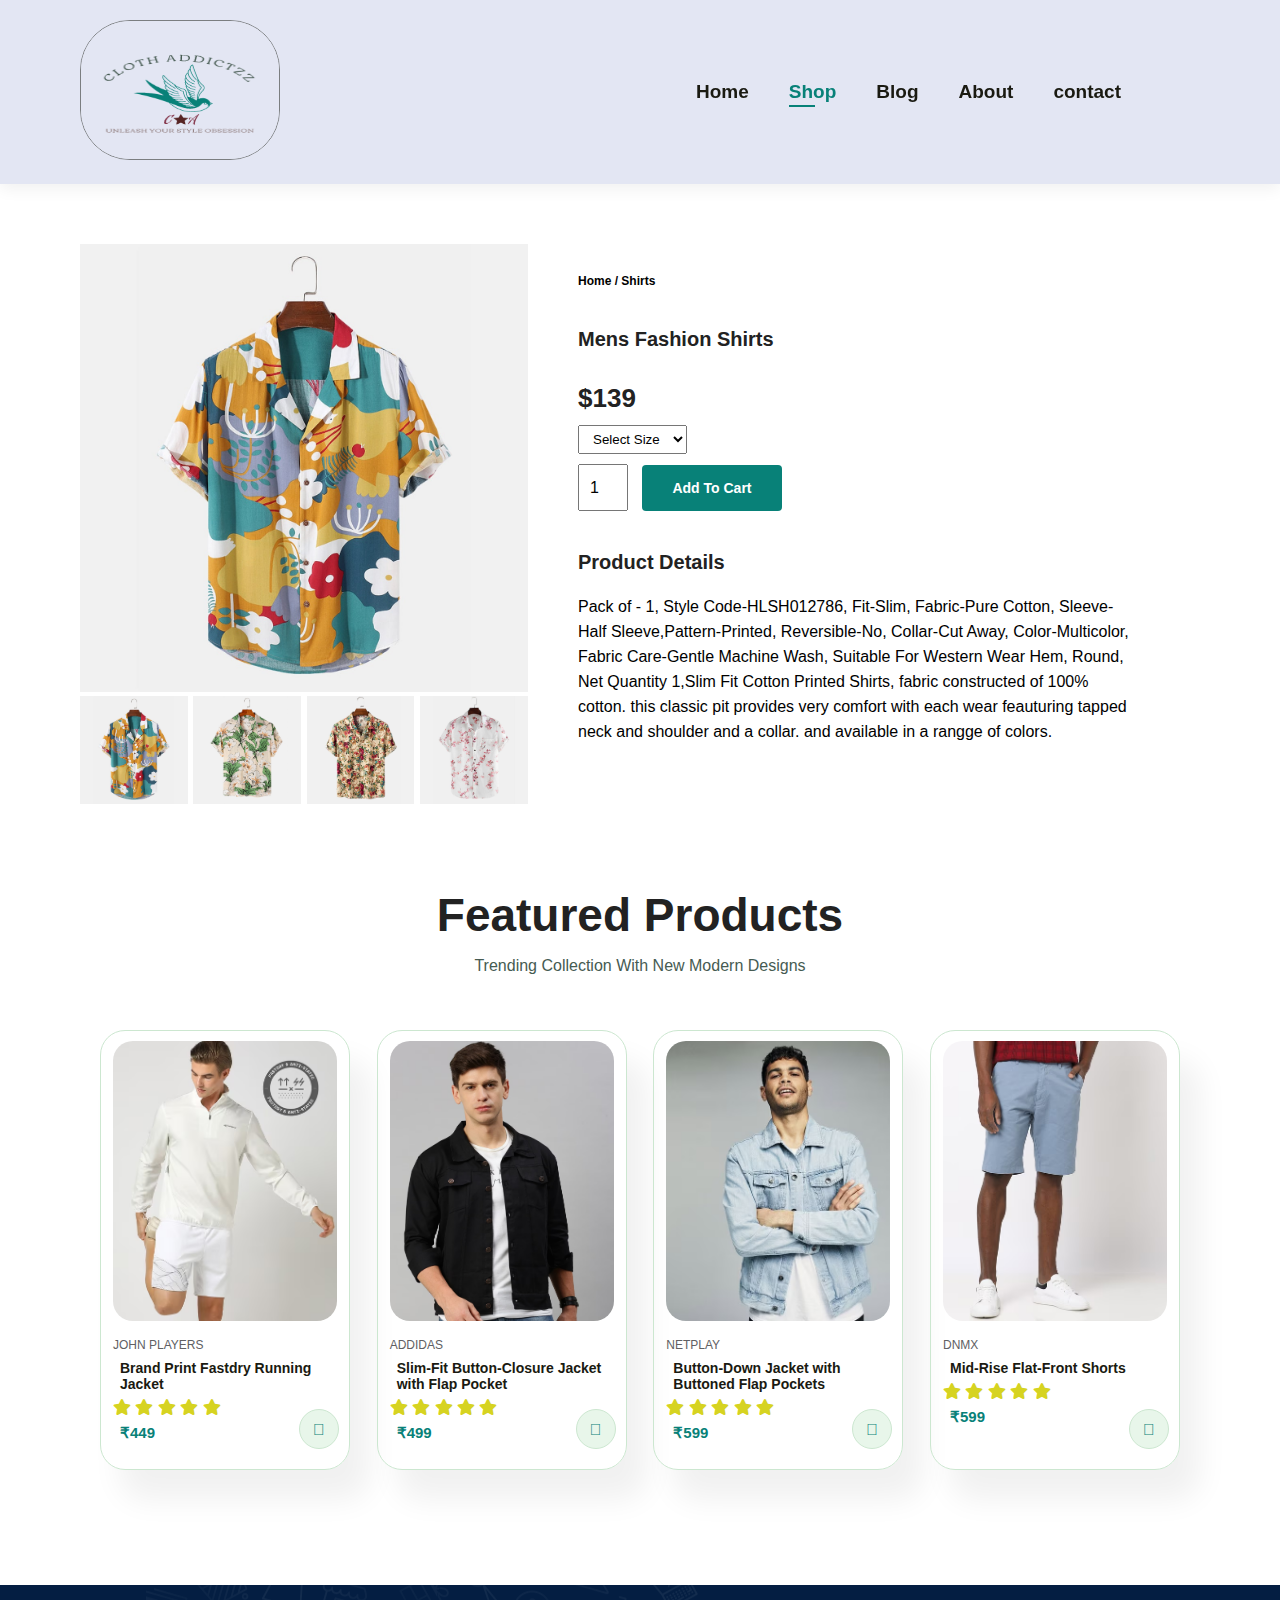
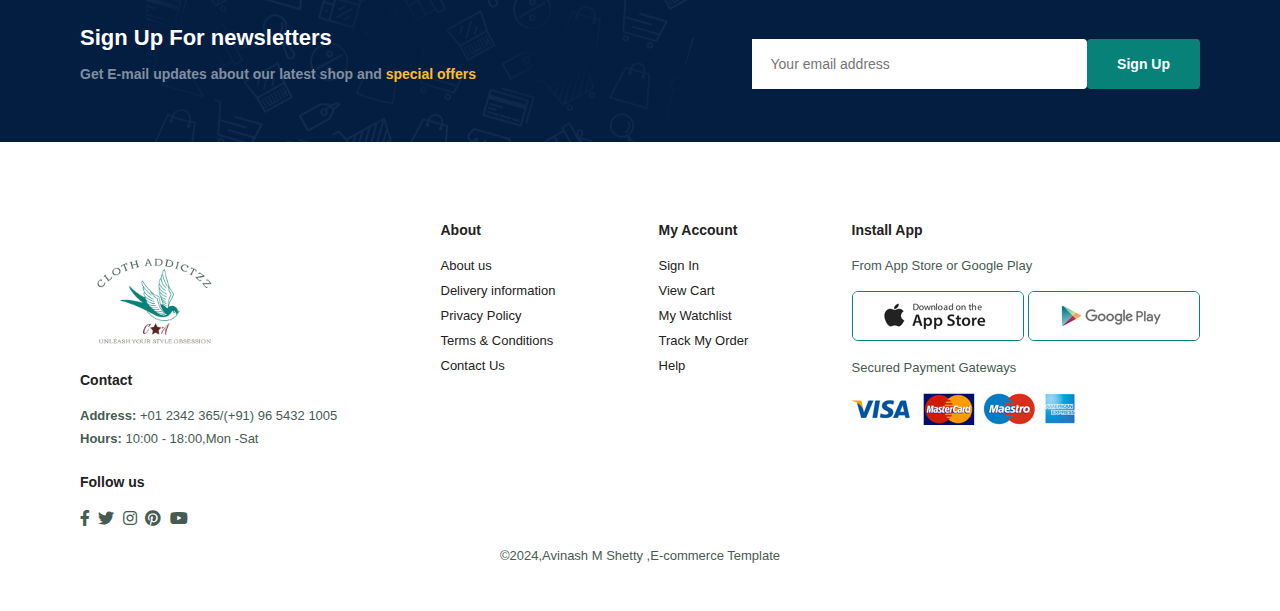
<file: sproduct.html>
<!DOCTYPE html>
<html lang="en">
<head>
    <meta charset="UTF-8">
    <meta http-equiv="X-UA-Compatible" content="IE=edge">
    <meta name="viewport" content="width=device-width, initial-scale=1.0">
    <title>Ecommerce website</title>
    <link rel="stylesheet" href="https://pro.fontawesome.com/releases/v5.10.0/css/all.css"/>
    <link rel="stylesheet" href="style.css">
</head>
<body>
   <section id="header">
    <a href="#"><img src="image/LOGO.png"  class="lo" height="140px"width="140px"  alt=""></a>
    <div>
        <ul id="navbar">
            <li><a  href="index.html">Home</a></li>
            <li><a class="active" href="shop.html">Shop</a></li>
            <li><a href="blog.html">Blog</a></li>
            <li><a href="about.html">About</a></li>
            <li><a href="contact.html">contact</a></li>
            <li id="lg-bag"><a href="cart.html"><i class="far fa-shopping-bag"></i></a></li>
            <a href="#" id="close"><i class="far fa-times"></i></a>
        </ul>
    </div>
    <div id="mobile">
        <i id="bar" class="fas fa-outdent"></i>
        <a href="cart.html"><i class="far fa-shopping-bag"></i></a>

    </div>
   </section>

   <section id="prodetails" class="section-p1">
    <div class="single-pro-image">
     <img src="image/products/f1.jpg" width="100%" id="maining" alt="">

    <div class="small-img-group">
        <div class="small-img-col">
            <img src="image/products/f1.jpg" width="100%"  class="small-img" alt="">
        </div>
        <div class="small-img-col">
            <img src="image/products/f2.jpg" width="100%"  class="small-img" alt="">
        </div>
        <div class="small-img-col">
            <img src="image/products/f3.jpg" width="100%"  class="small-img" alt="">
        </div>
        <div class="small-img-col">
            <img src="image/products/f4.jpg" width="100%"  class="small-img" alt="">
        </div>
    </div>
    </div>
    <div class="single-pro-details">
        <h6>Home / Shirts</h6>
        <h4>Mens Fashion Shirts</h4>
        <h2>$139</h2>
        <select>
            <option>Select Size</option>
            <option>Small</option>
            <option>Large</option>
            <option>XL</option>
            <option>XXL</option>
        </select>
        <input type="number" value="1">
        <button class="normal">Add To Cart</button>
        <h4>Product Details</h4>
        <span>Pack of - 1, Style Code-HLSH012786, Fit-Slim, Fabric-Pure Cotton, Sleeve-Half Sleeve,Pattern-Printed,
            Reversible-No, Collar-Cut Away, Color-Multicolor, Fabric Care-Gentle Machine Wash,
            Suitable For Western Wear Hem, Round, Net Quantity 1,Slim Fit Cotton Printed Shirts,
            fabric constructed of 100% cotton. this classic pit provides very comfort with each wear feauturing tapped neck and shoulder and a collar.
            and available in a rangge of colors.
        </span>
        
    </div>
   </section>
   <section id="product1" class="section-p1">
    <h2>Featured Products</h2>
    <p>Trending Collection With New Modern Designs</p>
    <div class="pro-container">
        <div class="pro">
        <img src="image/newarrivals/na1.jpg" alt="">
        <div class="des">
        <span>JOHN PLAYERS</span>
        <h5>Brand Print Fastdry Running Jacket</h5>
        <div class="star">
            <i class="fas fa-star"></i>
            <i class="fas fa-star"></i>
            <i class="fas fa-star"></i>
            <i class="fas fa-star"></i>
            <i class="fas fa-star"></i>
        </div>
        <h4>₹449</h4>
        </div>
        <a href="#"> <i class="fal fa-shopping-cart cart"></i> </a>
    </div>
    <div class="pro">
        <img src="image/newarrivals/na2.jpg" alt="">
        <div class="des">
        <span>ADDIDAS</span>
        <h5>Slim-Fit Button-Closure Jacket with Flap Pocket</h5>
        <div class="star">
            <i class="fas fa-star"></i>
            <i class="fas fa-star"></i>
            <i class="fas fa-star"></i>
            <i class="fas fa-star"></i>
            <i class="fas fa-star"></i>
        </div>
        <h4>₹499</h4>
        </div>
        <a href="#"> <i class="fal fa-shopping-cart cart"></i> </a>
    </div>
    <div class="pro">
        <img src="image/newarrivals/na3.jpg" alt="">
        <div class="des">
        <span>NETPLAY</span>
        <h5>Button-Down Jacket with Buttoned Flap Pockets</h5>
        <div class="star">
            <i class="fas fa-star"></i>
            <i class="fas fa-star"></i>
            <i class="fas fa-star"></i>
            <i class="fas fa-star"></i>
            <i class="fas fa-star"></i>
        </div>
        <h4>₹599</h4>
        </div>
        <a href="#"> <i class="fal fa-shopping-cart cart"></i> </a>
    </div>
    <div class="pro">
        <img src="image/newarrivals/na4.jpg" alt="">
        <div class="des">
        <span>DNMX</span>
        <h5>Mid-Rise Flat-Front Shorts</h5>
        <div class="star">
            <i class="fas fa-star"></i>
            <i class="fas fa-star"></i>
            <i class="fas fa-star"></i>
            <i class="fas fa-star"></i>
            <i class="fas fa-star"></i>
        </div>
        <h4>₹599</h4>
        </div>
        <a href="#"> <i class="fal fa-shopping-cart cart"></i> </a>
    </div>
</div> 
</section>

<section id="newsletter" class="section-p1 section-m1">
<div class="newstext">
    <h4>Sign Up For newsletters</h4>
    <p>Get E-mail updates about our latest shop and <span>special offers</span></p>
</div>
<div class="form">
    <input type="text" placeholder="Your email address">
    <button class="normal">Sign Up</button>
</div>
</section>
<footer class="section-p1">
    <div class="col">
        <img class="logo" src="image/L.png" class="LOG"   alt="">
        <h4>Contact</h4>
        <p><strong>Address:</strong> +01 2342 365/(+91) 96 5432 1005</p>
        <p><strong>Hours:</strong> 10:00 - 18:00,Mon -Sat</p>
        <div class="follow">
            <h4>Follow us</h4>
        <div  class="icon">
            <i class="fab fa-facebook-f"></i>
            <i class="fab fa-twitter"></i>
            <i class="fab fa-instagram"></i>
            <i class="fab fa-pinterest"></i>
            <i class="fab fa-youtube"></i>
        </div>
        </div>
    </div>
    <div class="col">
        <h4>About</h4>
        <a href="#">About us</a>
        <a href="#">Delivery information</a>
        <a href="#">Privacy Policy</a>
        <a href="#">Terms & Conditions</a>
        <a href="#">Contact Us</a>


    </div>
    <div class="col">
        <h4>My Account</h4>
        <a href="#">Sign In</a>
        <a href="#">View Cart</a>
        <a href="#">My Watchlist</a>
        <a href="#">Track My Order</a>
        <a href="#">Help</a>

    </div>
    <div class="col install">
        <h4>Install App</h4>
        <p>From App Store or Google Play</p>
        <div class="row">
            <img src="image/pay/app.jpg" alt="">
            <img src="image/pay/play.jpg" alt="">
        </div>
      <p>Secured Payment Gateways</p>
      <img src="image/pay/pay.png" alt="">
    </div>
    <div class="copyright">
        <p>&copy;2024,Avinash M Shetty ,E-commerce Template</p>
    </div>
</footer>
<script>
var MainImg = document.getElementById("maining");
var smallimg = document.getElementsByClassName("small-img");

smallimg[0].onclick = function(){
    MainImg.src = smallimg[0].src;
}
console.log('1')
smallimg[1].onclick = function(){
    MainImg.src = smallimg[1].src;
}
smallimg[2].onclick = function(){
    MainImg.src = smallimg[2].src;
}
smallimg[3].onclick = function(){
    MainImg.src = smallimg[3].src;
}
</script>


<script src="script.js"></script>
</body>
</html>
</file>
<file: style.css>
@import url('https://fonts.googleapis.com/css2?family=Inria+Sans:ital,wght@0,300;0,400;0,700;1,300;1,400;1,700&family=League+Spartan:wght@100..900&family=Libre+Baskerville:ital,wght@0,400;0,700;1,400&family=Lobster&family=Playfair+Display:ital,wght@0,400..900;1,400..900&family=Poppins:ital,wght@0,100;0,200;0,300;0,400;0,500;0,600;0,700;0,800;0,900;1,100;1,200;1,300;1,400;1,500;1,600;1,700;1,800;1,900&display=swap');
*{
    margin: 0;
    padding: 0;
    box-sizing: border-box;
    font-family: 'Spartan',sans-serif;
}

h1{
    font-size: 50px;
    line-height: 64px;
    color:#222;
}
h2{
    font-size: 46px;
    line-height: 54px;
    color:#222;
}
h3{
    font-size: 20px;
    
    color:#222;
}
h4{
    font-size: 20px;
    color:#222;
}
h6{
    font-size: 12px;
    font-weight: 700;
}
p{
    font-size: 16px;
   margin: 15px 0 20px 0;
    color:#465b52;
}

.section-p1{
    padding: 40px 80px;
}
.section-m1{
    margin: 40px 0;
}
button.normal{
    font-size: 14px;
    font-weight: 600;
    padding: 15px 30px;
    color: #000;
    background-color: #fff;
    border-radius: 4px;
    cursor: pointer;
    border: none;
    outline: none;
    transition: 0.2s;

}
button.white{
    font-size: 13px;
    font-weight: 600;
    padding: 11px 18px;
    color:#fff;
    background-color:transparent;
    border-radius: 4px;
    cursor: pointer;
    border: 1px solid #fff;
    outline: none;
    transition: 0.2s;

}

body{
    width:100%;
}

#header{
    display: flex;
    align-items: center;
    justify-content: space-between;
    padding: 20px 80px;
    background-color: #E3E6F3;
    box-shadow: 0 5px 15px rgba(0,0,0,0.06);
    z-index: 999;
    position: sticky;
    top: 0;
    left: 0;
}
#navbar{
    display: flex;
    align-items: center;
    justify-content: center;
    
}
#navbar li{
    list-style: none;
    padding: 0 20px;
    position: relative;
}
#navbar li a{
    text-decoration: none;
    font-size: 19px;
    font-weight: 600;
    color: #1a1a11;
    transition: 0.3s ease;

}
#navbar li a:hover,
#navbar li a.active{
    
    color: #088178;
    }
#navbar li a.active::after,
#navbar li a:hover::after{
    content:"";
    width: 30%;
    height: 2px;
    background-color: #088178;
    position: absolute;
    bottom: -4px;
    left: 20px;
  
}
#mobile{
    display: none;
    align-items: center;
}

#close{
    display: none;
}

/*Home Page*/
#hero{
   background-image:url("image/hero4.png");
   height: 90vh;
   width: 100%;
   background-size: cover;
   background-position: top 25% right 0;
   padding: 0 80px;
   display: flex;
   flex-direction: column;
   align-items: flex-start;
   justify-content: center;
 
    
}
#hero h3{
    color: #39586f;
}
#hero h4{
    padding-bottom: 15px;
}
#hero h1{
     color: #088178;
}
#hero button{
    background-image: url("image/b.png");
    background-color: transparent;
    color: #2e600d;
    border: 0;
    padding:14px 80px 14px 65px ;
    background-repeat:no-repeat;
    cursor: pointer;
    font-weight: 700;
    font-size: 16px;
}
#hero button:hover{
    color: #260887;
}

#feature{
    display: flex;
    align-items: center;
    justify-content: space-between;
   flex-wrap: wrap;

}
#feature .fe-box{
    width: 180px;
    text-align: center;
    padding: 25px 15px;
    box-shadow: 20px 20px 34px rgba(0,0,0,0.06);
    border: 1px solid #cce7d0;
    border-radius: 4px;
    margin: 15px 0px;
}

#feature .fe-box:hover{
    box-shadow:22px 20px 34px rgba(1, 1, 6, 0.1);
}



#feature .fe-box img{
    width:100%;
    margin-bottom: 10px;
}
#feature .fe-box h6{
    display:inline-block;
    padding: 9px 8px 6px 8px;
    line-height: 1;
    border-radius: 4px;
    color: #088178;
    background-color: #fddde4;
}
#feature .fe-box:nth-child(2) h6{
background-color: #f4ddf9;
}
#feature .fe-box:nth-child(3) h6{
    background-color:#cdebbc;
    }
    #feature .fe-box:nth-child(4) h6{
        background-color: #7ea3c172;
        }
        #feature .fe-box:nth-child(5) h6{
            background-color: #bb4cd651;
            }
            #feature .fe-box:nth-child(6) h6{
                background-color: #cfaa7375;
                }

#product1{
    text-align: center;
}

#product1 .pro-container{
    display: flex;
    justify-content: space-between;
    padding: 20px;
    flex-wrap: wrap;
}

#product1 .pro{
    width: 23%;
    min-width: 250px;
    padding: 10px 12px;
    border: 1px solid #cce7d0;
    border-radius: 25px;
    cursor: pointer;
    box-shadow: 20px 30px 30px rgba(0,0,0,0.06);
    margin:15px 0;
    position: relative;
}
#product1 .pro:hover{
    box-shadow: 20px 30px 30px rgba(0,0,0,0.10);
}

#product1 .pro img{
    width: 100%;
    border-radius: 20px;
    
}
#product1 .pro .des{
    text-align: start;
    padding: 10px 0;

}
#product1 .pro .des span{
    color: #606063;
    font-size: 12px;

}
#product1 .pro .des h5{
    padding: 7px;
    color: #1a1a11;
    font-size: 14px;
}


#product1 .pro .des i{
    font: size 12px;
    color:rgb(214, 211, 33);
}

#product1 .pro .des h4{
    padding: 7px;
    font-size: 15px;
    font-weight: 700;
    color: #088178;
}
#product1 .pro .cart{
    width: 40px;
    height: 40px;
    line-height: 40px;
    border-radius:50px;
    background-color: #e8f6ea;
    font-weight:500 ;
    color: #088178;
    border: 1px solid #cce7d0;
    position: absolute;
    bottom:20px;
    right: 10px;
}
#banner{
    display: flex;
    flex-direction: column;
    justify-content:center;
    align-items: center;
    text-align: center;
    background-image: url("image/banner/b2.jpg");
    width:100%;
    height: 40vh;
    background-size: cover;
    background-position: center;
}
#banner h4{
    color:#fff;
    font-size:16px;
}

#banner h2{
    color:#fff;
    font-size: 30px;
    padding: 10px;
}
#banner h2 span{
    color:#e70e0e;
}
#banner button:hover{
    background-color: #088178;
    color: #fff;
}
#sm-banner{
   
    display: flex;  
    justify-content: space-between;
    flex-wrap: wrap;
}
#sm-banner .banner-box{
    display: flex;
    flex-direction: column;
    justify-content:center;
    align-items: center;
    text-align: center;
    background-image: url("image/banner/b17.jpg");
    min-width: 48%;
    height: 50vh;
    background-size: cover;
    background-position:center;
    padding: 30px;

}
#sm-banner h4{
    
    color: #fff;
    font-size: 40px;
    font-weight: 400;
}
#sm-banner h2{
    color:#fff;
    font-size:50px;
    font-weight: 800;
}
#sm-banner span{
    color: #fff;
    font-size: 25px;
    font-weight: 500;
    padding-bottom: 15px;
}

#sm-banner .banner-box:hover button{
    background-color: #088178;
    border: 1px solid #088178;
} 

#sm-banner .banner-box2{
    background-image: url("image/banner/ban2.jpg");
}
#banner3{
    display: flex;;
    justify-content: space-between;
    flex-wrap: wrap;
    padding: 0 80px;



}
#banner3 .banner-box{
    display: flex;
    flex-direction: column;
    justify-content: center;
    align-items: flex-start;
    text-align: center;
    background-image: url("image/banner/b10.jpg");
    min-width: 30%;
    height: 30vh;
    background-size: cover;
    background-position: center;
    padding: 20px;
    margin-bottom: 20px;

}
#banner3 h2{
    color:#fff;
    font-weight:900;
    font-size: 22px;

}
#banner3 h3{
    color: #e5100d;
    font-weight:800;
    font-size: 15px;
}
#banner3 .banner-box2{
background-image: url(image/banner/b4.jpg);
}
#banner3 .banner-box3{
    background-image: url(image/banner/b18.jpg);

}
#newsletter{
    display: flex;
    justify-content: space-between;
    flex-wrap: wrap;
    align-items: center;
    background-image: url("image/banner/b14.png");
    background-repeat: no-repeat;
    background-position: 20% 30%;
    background-color: #041e42;
}
#newsletter h4{
    font-size: 22px;
    font-weight: 700;
    color: #fff;

}
#newsletter p{
    font-size: 14px;
    font-weight: 600;
    color: #818ea0;

}
#newsletter p span{
    color: #ffbd27;

}
#newsletter .form{
    display: flex;
    width: 40%;

}
#newsletter input{
    height: 3.125rem;
    padding: 0 1.25em;
    font-size: 14px;
    width: 100%;
    border: 1px solid transparent;
    border-radius: 4px;
    outline: none;
    border-top-left-radius: 0;
    border-bottom-left-radius:0;
}
#newsletter button{
    background-color: #088178;
    color: #fff;
    white-space:nowrap;

}
footer{
    display: flex;
    flex-wrap: wrap;
    justify-content:space-between;
}
footer .col{
    display: flex;
    flex-direction: column;
    align-items: flex-start;
    margin-bottom: 20px;

}
footer .logo{
    width: 150px;
}
a .lo{
    width:200px;
    padding-bottom: 0px;
    border: 1px solid rgb(123, 126, 128);
    border-radius: 50px;
}
footer h4{
    font-size: 14px;
    padding-bottom: 20px;
}
footer p{
    font-size: 13px;
    margin: 0 0 8px 0;

}
footer a{
    font-size: 13px;
    text-decoration: none;
    color: #222;
    margin-bottom: 10px;
    
}
footer .follow{
    margin-top: 20px;
}
footer .follow i{
    color: #465b52;
    padding-right: 4px;
    cursor: pointer;

}
footer .install .row img{
    border: 1px solid #088178;
    border-radius: 6px;

}
footer .install img{
    margin: 10px 0 15px 0;
}
footer .follow i:hover,
footer a:hover{
   color: #088178;
}
footer .copyright{
    width:100%;
    text-align: center;

}
#close{
    display: none;
}

/*Shop Page*/
#page-header{
    background-image: url("image/banner/b1.jpg");
    width: 100%;
    height: 40vh;
    background-size: cover;
    display: flex;
    justify-content: center;
    text-align: center;
    flex-direction: column;
    padding: 14px;
}
#page-header h2,
#page-header p{
    color: #fff;

}
#pagination{
    text-align: center;
}
#pagination a{
    text-decoration: none;
    background-color: #088178;
    padding: 15px 20px;
    border-radius: 4px;
    color: #fff;
    font-weight: 600px;

}
#pagination a i{
    font-size: 16px;
    font-weight:600px;
}
/*single product*/
#prodetails{
    display: flex;
    margin-top: 20px;

}

#prodetails .single-pro-image{
    width: 40%;
    margin-right: 50px;

}
.small-img-group{
    display: flex;
    justify-content: space-between;
}
.small-img-col{
flex-basis: 24%;
cursor: pointer;
}
#prodetails .single-pro-details{
   width: 50%;
   padding-top: 30px;
}
#prodetails .single-pro-details h4{
  padding: 40px 0 20px 0;
}
#prodetails .single-pro-details h2{
    font-size: 26px;
  }
  
#prodetails .single-pro-details select{
  display: block;
  padding: 5px 10px;
  margin-bottom: 10px;
}
#prodetails .single-pro-details input{
    width: 50px;
    height: 47px;
    padding-left: 10px;
    font-size: 16px;
    margin-right: 10px;

}
#prodetails .single-pro-details input:focus{
    outline: none;
}

#prodetails .single-pro-details button{
    background-color: #088178;
    color: #fff;

}

#prodetails .single-pro-details span{
    line-height: 25px;
}
/*blog page*/
#page-header.blog-header{
    background-image: url("image/banner/b19.jpg");
}

#blogdes{
    background-image:url("image/banner/ban2.jpg");
    height: 20vh;
    width: 100%;
    background-size: cover;
    background-position: top 0% right 0;
    padding: 0 80px;
    display: flex;
    flex-direction: column;
    align-items: center;
    justify-content: center;
}
#blogdes h2{
    padding-bottom: 20px;
    text-align: center;
    justify-content: center;
    color: #0f3685;
    font-size: 60px;
}
#blog{
    padding:150px 150px 0 150px;
}
#blog .blog-box{
  display: flex;
  align-items: center;
  width: 100%;
  position: relative;
  padding-bottom:90px;

}
#blog .blog-img{
    width: 30%;
    margin-right: 40px;
}
#blog img{
    width: 100%;
    height: 300px;
    object-fit: cover;
    size: cover;
}
#blog .blog-details{
    width: 50%;
}
#blog .blog-details a{
    text-decoration: none;
    font-size: 11px;
    color: #000;
    font-weight: 700;
    position: relative;
    transition:0.3s ;
}
#blog .blog-details a::after{
    content:"";
    width:50px;
    height: 1px;
    background-color: #000;
    position: absolute;
    top: 4px;
    right:-6opx;

}
#blog .blog-details a:hover{
    color: #088178;
}
#blog .blog-details a:hover::after{
    background-color: #088178;
}
#blog .blog-box h1{
    position: absolute;
    top: -40px;
    left: 0;
    font-size: 70px;
    font-weight:700;
    color: #bcc8be;
    z-index: -9;

}
/*about page*/
#page-header.about-header{
    background-image: url("image/banner/bz.png");
}
#about-head {
    display: flex;
    align-items: center;

}
#about-head img{
    width: 40%;
    height: auto;
}
#about-head div{
    padding-left: 40px;
}
#about-app{
    text-align: center;
}
#about-app .video{
    width: 50%;
    height: 100%;
    margin: 30px auto 0 auto;
}
#about-app .video video{
    width: 100%;
    height: 100%;
    border-radius: 20px;
}
/*contact page*/
#contact-details{
    display: flex;
    align-items: center;
    justify-content: space-between;
}
#contact-details .details{
    width: 40%;
}
#contact-details .details span,
#form-details form span{
    font-size: 12px;
}
#contact-details .details h2,
#form-details form h2{
    font-size: 26px;
    line-height: 35px;
    padding: 20px 0;
}
#contact-details .details h3{
    font-size: 16px;
    padding-bottom: 15px;
}
#contact-details .details li{
    list-style: none;
    display: flex;
    padding: 10px 0;
}
#contact-details .details li i{
    font-size: 14px;
    padding: 22px;
}
#contact-details .details li p{
    margin-top: 18px;
    font-size: 14px;
}
#contact-details .map{
    width: 55%;
    height: 400px;
}
#contact-details .map iframe{
    width: 100%;
    height:100%;
}

#form-details form{
    width: 65%;
    display: flex;
    align-items:flex-start;
    flex-direction: column;
}
#form-details{
    display: flex;
    justify-content: space-between;
    margin: 30px;
    padding: 80px;
    border: solid;
    color: #818a89;
}

#form-details form input,
#form-details form textarea{
    width: 100%;
    padding: 12px 15px;
    outline:none;
    margin-bottom: 20px;
    border: 1px solid #a2b1b0;
}
#form-details form button{
    background-color: #088178;
    color: #fff;
}
#form-details .people div{
    padding-bottom: 25px;
    display: flex;
    align-items: flex-start;

}
#form-details .people div img{
    width: 65px;
    height: 65px;
    object-fit:cover;
    margin-right:15px;
}

#form-details .people div p{
    margin: 0;
    font-size: 13px;
    line-height: 25px;
}
#form-details .people div p span{
    display: block;
    font-size: 16px;
    font-weight: 600;
    color: #000;
}

/* cart page */
#cart table{
    width: 100%;
    border-collapse: collapse;
    table-layout: fixed;
    white-space: nowrap ;
}
#cart table img{
    width: 70px;
}
#cart table td:nth-child(1){
    width: 100px;
    text-align: center;
}
#cart table td:nth-child(2){
    width: 150px;
    text-align: center;
}
#cart table td:nth-child(3){
    width: 250px;
    text-align: center;
}
#cart table td:nth-child(4),
#cart table td:nth-child(5),
#cart table td:nth-child(6){
    width: 150px;
    text-align: center;
}
#cart table td:nth-child(5) input{
    width: 70px;
    padding: 10px 5px 10px 15px;
}
#cart table thead{
    border: 1px solid #E3E6F3;
    border-left: none;
    border-right: none;

}
#cart table thead td{
    font-weight: 700;
    text-transform: uppercase;
    font-size: 13px;
    padding: 18px 0;
}
#cart table tbody tr td {
    padding-top: 15px;
}
#cart table tbody td{
    font-size: 13px;
}

#cart-add{
    display: flex;
    flex-wrap: wrap;
    justify-content: space-between;
}
#coupon{
    width: 50%;
    margin-bottom: 30px;
}
#coupon h3,
#subtotal h3{
    padding-bottom: 15px;
}
#coupon input{
    padding: 10px 20px;
    outline: none;
    width: 60%;
    margin-right: 10px;
    border: 1px solid  #E3E6F3;
}
#coupon button,
#subtotal button {
background-color: #088178;
color:#fff;
padding: 12px 20px;
}
#subtotal{
    width: 50%;
    margin-bottom: 30px;
    border: 1px solid #E3E6F3;
    padding: 30px;
}
#subtotal table{
    border-collapse: collapse;
    width: 100%;
    margin-bottom: 20px;
}
#subtotal table td{
    width: 50%;
    border: 1px solid #E3E6F3;
    padding: 10px;
    font-size: 13px;
}




/*mobile device*/
@media (max-width:799px){
  
    #navbar{
        display: flex;
        flex-direction: column;
        align-items: flex-start;
        justify-content: flex-start;
        position: fixed;
        top: 0;
        right: -300px;
        height: 100vh;
        width: 300px;
        background-color:#E3E6F3;
        box-shadow: 0 40px 60px rgba(0, 0, 0, 0.1);
        padding: 80px 0 0 10px;
        transition:0.3s;
     
    }

    #navbar.active {
        right: 0;

    }
    #navbar li{
        margin-bottom: 25px;
    }
    #mobile{
        display: flex;
        align-items: center;
    }
    
    
    #mobile i{
        color: #1a1a11;
        font-size: 24px;
        padding-left: 20px;
    }
    #close{
        display: initial;
        position: absolute;
        top: 30px;
        left: 30px;
        color: #222;
        font-size: 24px;
    }
    #lg-bag{
        display:none;
    }
    #hero {
        
        height: 70vh;
       padding: 0 80px;
       background-position: top 30% right 30%;
    }
    #feature {
        display: flex;
        flex-wrap:nowrap;
        align-items: center;
        justify-content:space-between;
        margin-right: 10px;
    }
    #product1 .pro-container {
        display: flex;
        justify-content: space-between;
        padding: 20px;
        flex-wrap: wrap;
        margin-right: 30px;
         margin-left: 50px;
    }
    #banner {
        height: 20vh;
    }
    #sm-banner .banner-box {
        margin-right: 10px;
        margin-top: 10px;
        min-width: 100%;
        height: 30vh;
       
    }
    #banner3 .banner-box {
        
        width:30%;
    
    }
    #newsletter .form {
        width: 70%;
    }
    /* contact page */

    #form-details {
        padding: 40px; 
    }
    #form-details form{
      width: 50%;
        
    }
    .section-p1 {
        padding: 40px 0px 50px 10px;
    }
    #cart table td:nth-child(4), #cart table td:nth-child(5), #cart table td:nth-child(6) {
        width: 90px;
        text-align: center;
    }
}
@media (max-width:477px) {
    .section-p1 {
        padding: 20px;
    }
   
    #header {
       
        padding: 10px 30px;
    }
    h2 {
        font-size: 32px;
    }
    h1 {
        font-size: 38px;
      
    }
    #hero{
        padding: 0 20px;
        background-position: 55%;
    }
  
    #product1 .pro {
        width: 100%;
        
    }
    #feature{
        justify-content: space-between;
    }

    #feature .fe-box {
        width: 155px;
        margin:0 0 15px 0;
    }
    #banner {
      height: 40vh;
    }
    #sm-banner .banner-box {
       
        height: 40vh;
    }
    #sm-banner .banner-box2{
        margin-top: 20px;
    }
    #navbar {
       
        height: 50vh;
        width: 150px;
    }  
    #banner3 {
        
        padding: 0 20px;
    }
    #banner3 .banner-box{
        width: 100%;
    }
    #newsletter {
        padding: 40px 20px;
    }
    #newsletter .form {
        width:100%
    }
    a .lo {
        width: 100px;
        padding-bottom: 0px;
        border: 1px solid rgb(123, 126, 128);
        border-radius: 50px;
 
    }
    #sm-banner h2 {
        font-size: 30px;
        font-weight: 800;
    }
    #sm-banner span {
        
        font-size: 20px;
        font-weight: 500;
        padding-bottom: 20px;
    }
    /*single */
#prodetails{
    display: flex;
    flex-direction: column;
}
#prodetails .single-pro-image{
    width: 100%;
    margin-right: 0%;
}
#prodetails .single-pro-details{
    width: 100%;
}
/*blog page form small device*/
#blog .blog-box {
    display: flex;
    align-items:flex-start;
   flex-direction: column;
}
#blog {
    padding: 100px 20px 0 20px;
}
#blog .blog-img {
    width: 100%;
    margin-right: 0px;
    margin-bottom: 30px;
}
#blog .blog-details{
    width: 100%;
}
/*about page*/
#about-head {
  flex-direction: column;
}
#about-head img {
width: 100%;
margin-bottom: 20px;
}
#about-head div {
    padding-left: 0px;
}
#about-app .video{
    width: 100%;

}
/* contact-page */
#contact-details {
    flex-direction: column;
}
#contact-details .details{
    width: 100%;
    margin-bottom: 30px;
}
#contact-details .map {
    width: 100%;
    margin-left: 26px;
    
}
#form-details {
    
    margin: 10px;
    padding: 30px 10px;
   flex-wrap:wrap;

}
#form-details form{
   width: 100%;
   margin-bottom: 30px;
}
}
</file>
